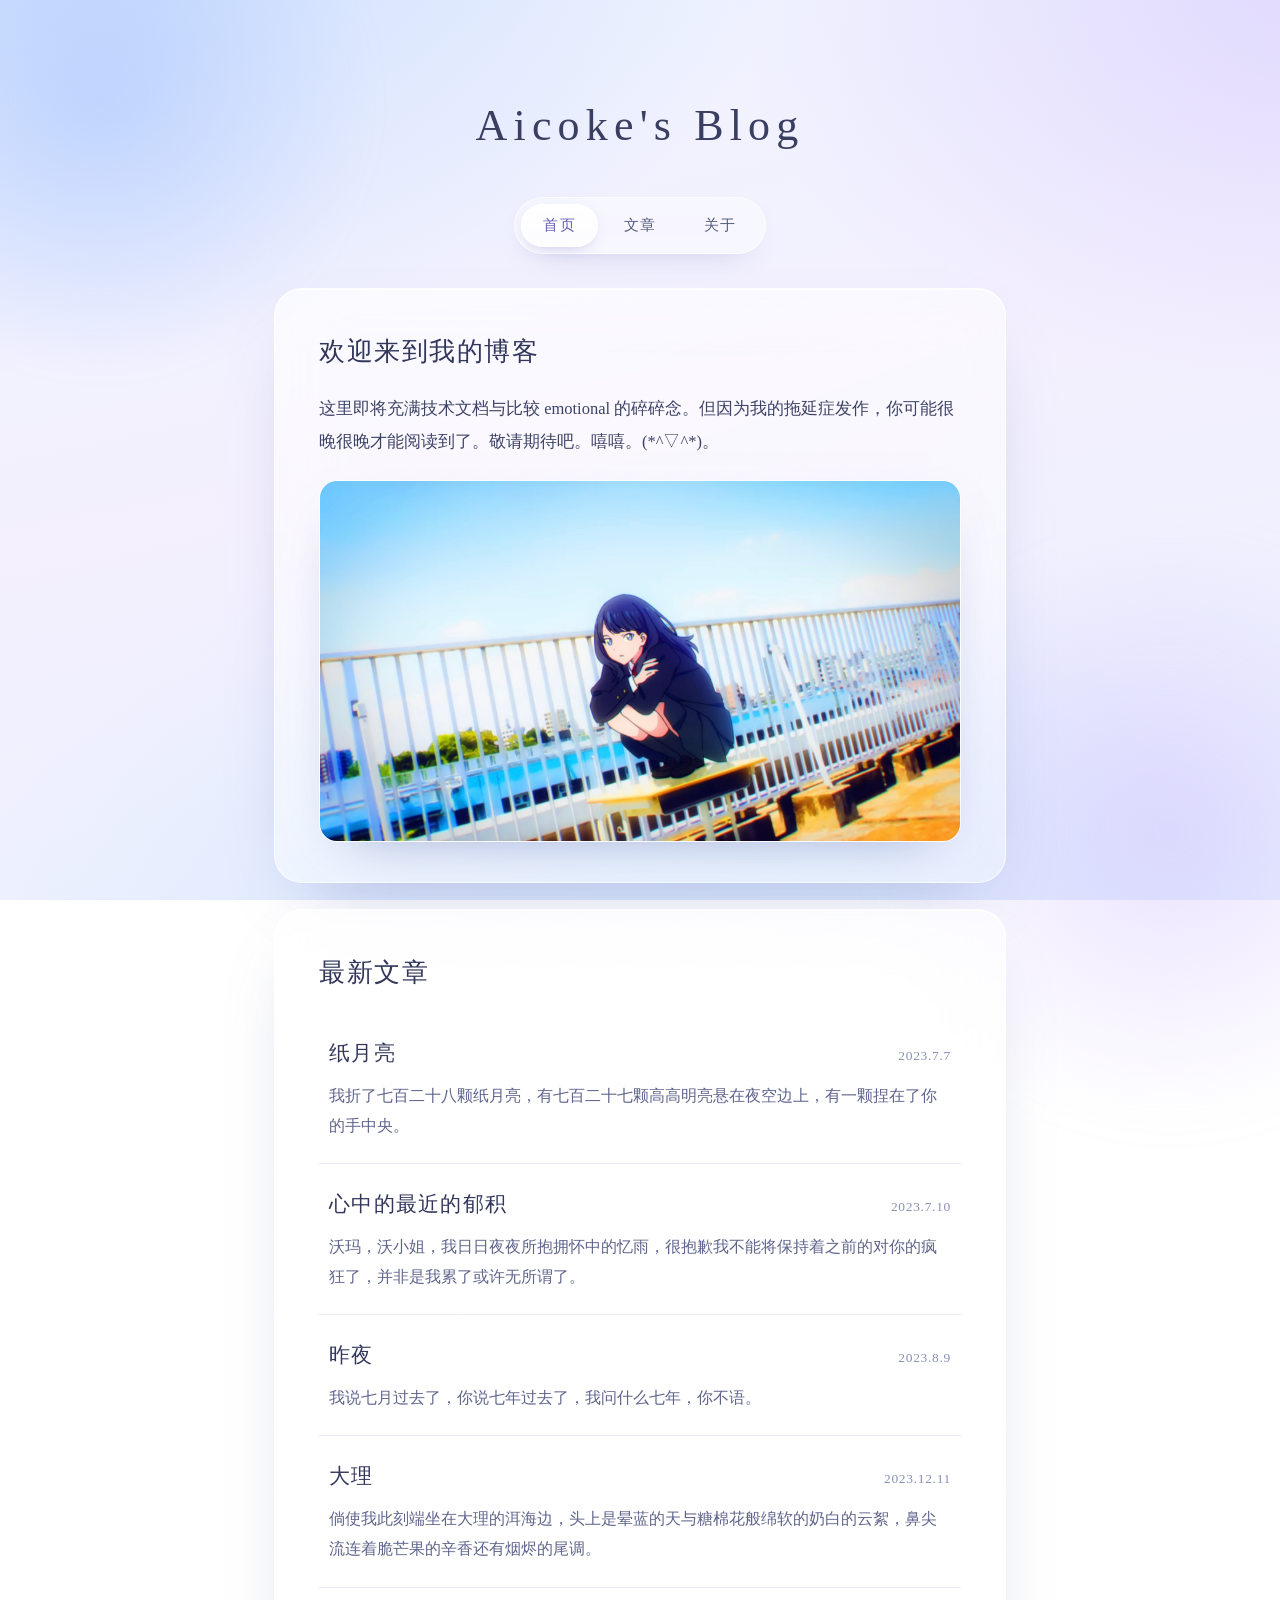
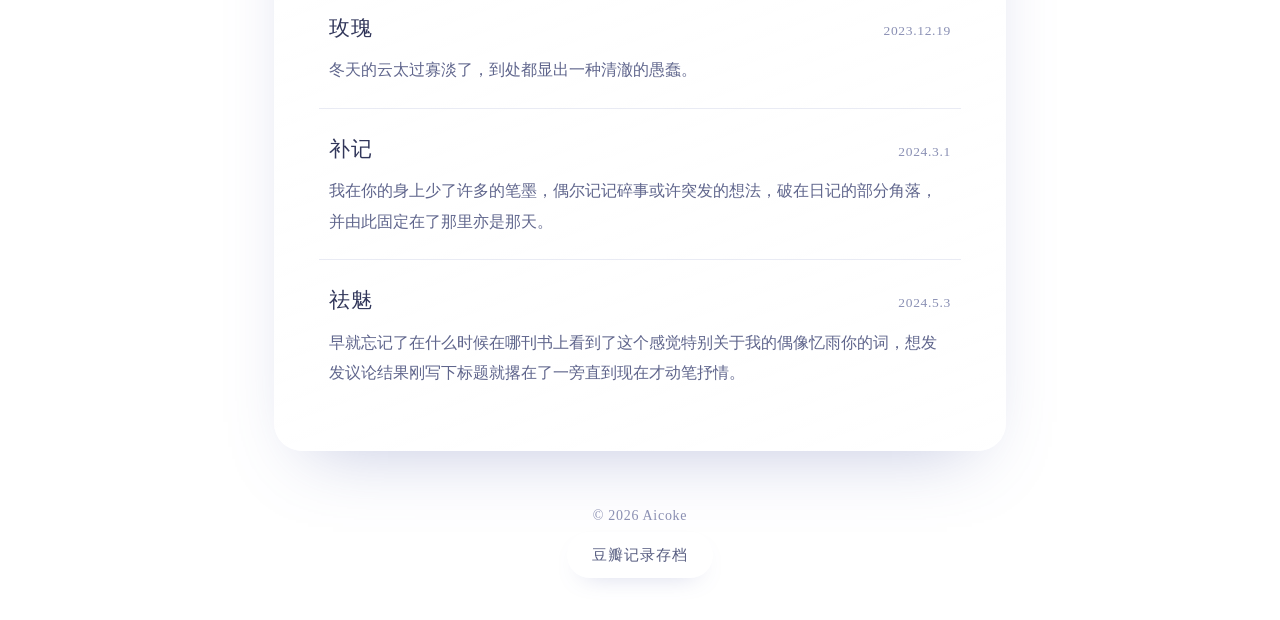
<file: index.html>
<!DOCTYPE html>
<html lang="zh-CN">
<head>
    <meta charset="UTF-8">
    <meta name="viewport" content="width=device-width, initial-scale=1.0">
    <title>首页 · Aicoke 的博客</title>
    <link rel="stylesheet" href="css/styles.css">
    <link rel="stylesheet" href="css/responsive.css">
</head>
<body>
    <header class="header">
        <h1 class="title">Aicoke's Blog</h1>
    </header>

    <nav class="navbar">
        <a href="index.html" class="nav-btn">首页</a>
        <a href="articles.html" class="nav-btn">文章</a>
        <a href="about.html" class="nav-btn">关于</a>
    </nav>
    <section class="content">
        <article class="post">
            <h2>欢迎来到我的博客</h2>
            <p>这里即将充满技术文档与比较 emotional 的碎碎念。但因为我的拖延症发作，你可能很晚很晚才能阅读到了。敬请期待吧。嘻嘻。(*^▽^*)。</p>
            <img src="images/IMG_1466.JPG" alt="博客图片" class="post-image">
        </article>

        <article class="post">
            <h2 class="section-title">最新文章</h2>
            <ul class="post-list">
                <li class="post-item">
                    <a class="post-link" href="posts/zhiyueliang.html">
                        <span class="post-item-head"><span class="post-item-title">纸月亮</span><span class="post-item-date">2023.7.7</span></span>
                        <span class="post-item-desc">我折了七百二十八颗纸月亮，有七百二十七颗高高明亮悬在夜空边上，有一颗捏在了你的手中央。</span>
                    </a>
                </li>
                <li class="post-item">
                    <a class="post-link" href="posts/yuji.html">
                        <span class="post-item-head"><span class="post-item-title">心中的最近的郁积</span><span class="post-item-date">2023.7.10</span></span>
                        <span class="post-item-desc">沃玛，沃小姐，我日日夜夜所抱拥怀中的忆雨，很抱歉我不能将保持着之前的对你的疯狂了，并非是我累了或许无所谓了。</span>
                    </a>
                </li>
                <li class="post-item">
                    <a class="post-link" href="posts/zuoye.html">
                        <span class="post-item-head"><span class="post-item-title">昨夜</span><span class="post-item-date">2023.8.9</span></span>
                        <span class="post-item-desc">我说七月过去了，你说七年过去了，我问什么七年，你不语。</span>
                    </a>
                </li>
                <li class="post-item">
                    <a class="post-link" href="posts/dali.html">
                        <span class="post-item-head"><span class="post-item-title">大理</span><span class="post-item-date">2023.12.11</span></span>
                        <span class="post-item-desc">倘使我此刻端坐在大理的洱海边，头上是晕蓝的天与糖棉花般绵软的奶白的云絮，鼻尖流连着脆芒果的辛香还有烟烬的尾调。</span>
                    </a>
                </li>
                <li class="post-item">
                    <a class="post-link" href="posts/meigui.html">
                        <span class="post-item-head"><span class="post-item-title">玫瑰</span><span class="post-item-date">2023.12.19</span></span>
                        <span class="post-item-desc">冬天的云太过寡淡了，到处都显出一种清澈的愚蠢。</span>
                    </a>
                </li>
                <li class="post-item">
                    <a class="post-link" href="posts/buji.html">
                        <span class="post-item-head"><span class="post-item-title">补记</span><span class="post-item-date">2024.3.1</span></span>
                        <span class="post-item-desc">我在你的身上少了许多的笔墨，偶尔记记碎事或许突发的想法，破在日记的部分角落，并由此固定在了那里亦是那天。</span>
                    </a>
                </li>
                <li class="post-item">
                    <a class="post-link" href="posts/quemei.html">
                        <span class="post-item-head"><span class="post-item-title">祛魅</span><span class="post-item-date">2024.5.3</span></span>
                        <span class="post-item-desc">早就忘记了在什么时候在哪刊书上看到了这个感觉特别关于我的偶像忆雨你的词，想发发议论结果刚写下标题就撂在了一旁直到现在才动笔抒情。</span>
                    </a>
                </li>
            </ul>
        </article>
    </section>

    <footer class="footer">
        <p>&copy; 2026 Aicoke</p>
        <p class="footer-links">
            <a class="footer-btn" href="https://acck-k.github.io/aicoke_db_backup/" target="_blank" rel="noopener">豆瓣记录存档</a>
        </p>
    </footer>

    <script src="js/main.js"></script>
</body>
</html>
</file>
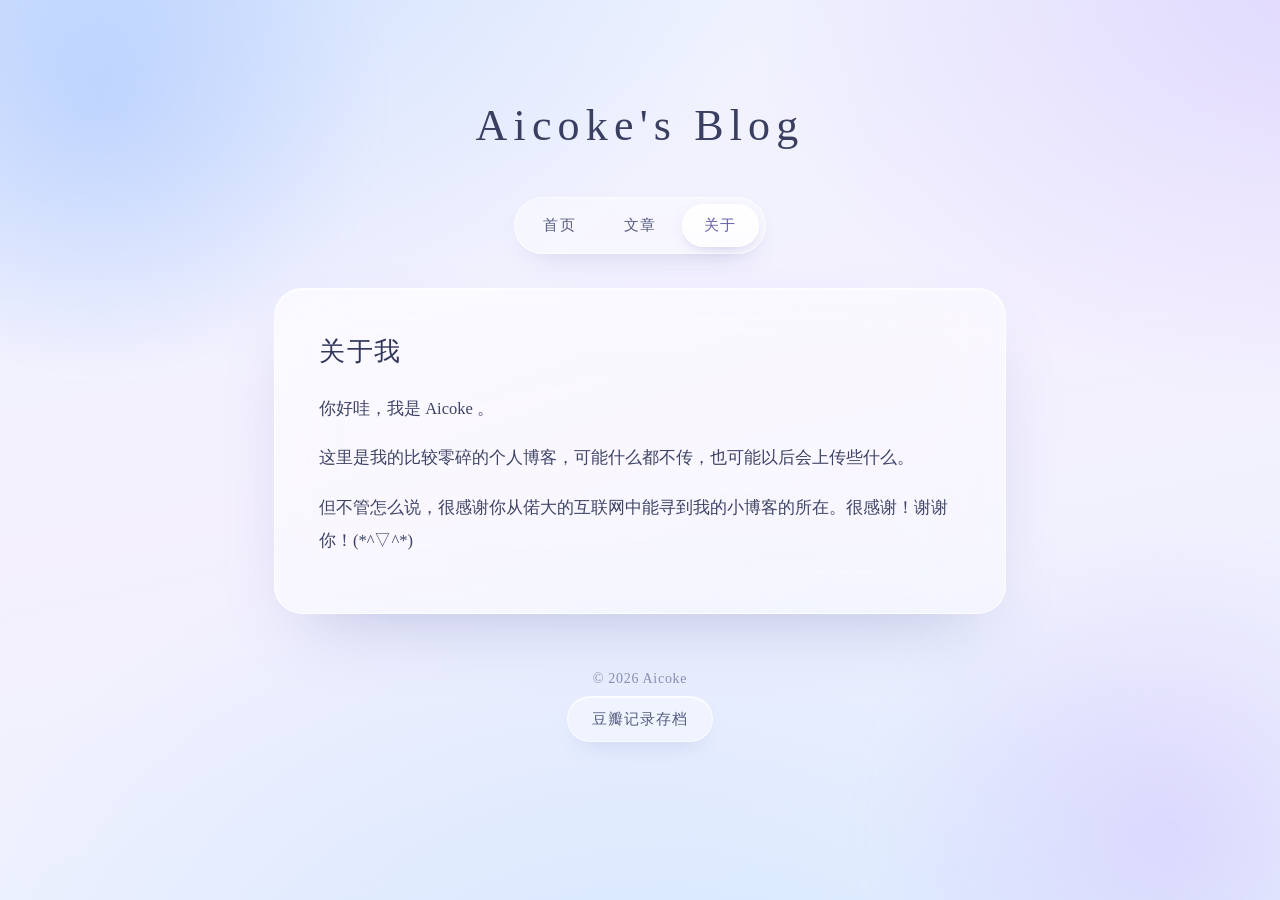
<file: about.html>
<!DOCTYPE html>
<html lang="zh-CN">
<head>
    <meta charset="UTF-8">
    <meta name="viewport" content="width=device-width, initial-scale=1.0">
    <title>关于 · Aicoke 的博客</title>
    <link rel="stylesheet" href="css/styles.css">
    <link rel="stylesheet" href="css/responsive.css">
</head>
<body>
    <header class="header">
        <h1 class="title">Aicoke's Blog</h1>
    </header>

    <nav class="navbar">
        <a href="index.html" class="nav-btn">首页</a>
        <a href="articles.html" class="nav-btn">文章</a>
        <a href="about.html" class="nav-btn">关于</a>
    </nav>
    <section class="content">
        <article class="post">
            <h2>关于我</h2>
            <p>你好哇，我是 Aicoke 。</p>
            <p>这里是我的比较零碎的个人博客，可能什么都不传，也可能以后会上传些什么。</p>
            <p>但不管怎么说，很感谢你从偌大的互联网中能寻到我的小博客的所在。很感谢！谢谢你！(*^▽^*)</p>
        </article>
    </section>

    <footer class="footer">
        <p>&copy; 2026 Aicoke</p>
        <p class="footer-links">
            <a class="footer-btn" href="https://acck-k.github.io/aicoke_db_backup/" target="_blank" rel="noopener">豆瓣记录存档</a>
        </p>
    </footer>

    <script src="js/main.js"></script>
</body>
</html>
</file>
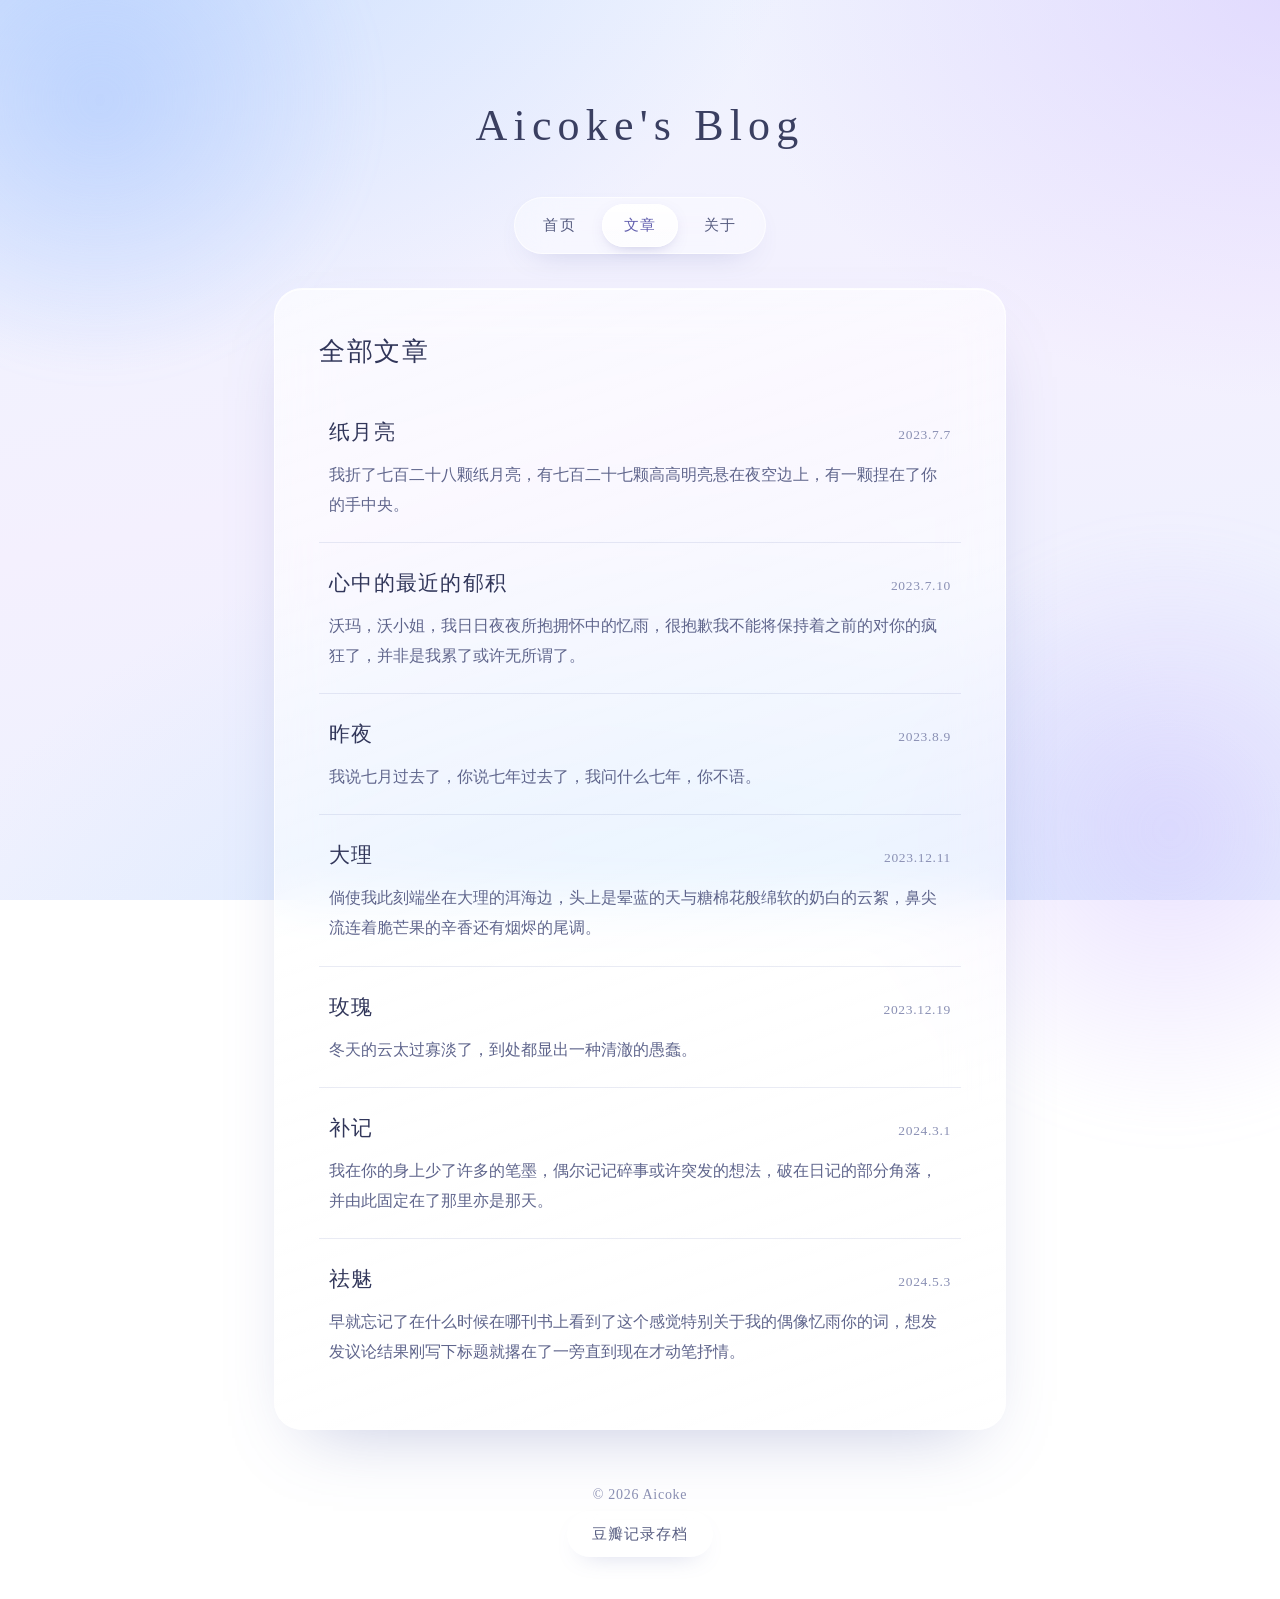
<file: articles.html>
<!DOCTYPE html>
<html lang="zh-CN">
<head>
    <meta charset="UTF-8">
    <meta name="viewport" content="width=device-width, initial-scale=1.0">
    <title>文章 · Aicoke 的博客</title>
    <link rel="stylesheet" href="css/styles.css">
    <link rel="stylesheet" href="css/responsive.css">
</head>
<body>
    <header class="header">
        <h1 class="title">Aicoke's Blog</h1>
    </header>

    <nav class="navbar">
        <a href="index.html" class="nav-btn">首页</a>
        <a href="articles.html" class="nav-btn">文章</a>
        <a href="about.html" class="nav-btn">关于</a>
    </nav>
    <section class="content">
        <article class="post">
            <h2 class="section-title">全部文章</h2>
            <ul class="post-list">
                <li class="post-item">
                    <a class="post-link" href="posts/zhiyueliang.html">
                        <span class="post-item-head"><span class="post-item-title">纸月亮</span><span class="post-item-date">2023.7.7</span></span>
                        <span class="post-item-desc">我折了七百二十八颗纸月亮，有七百二十七颗高高明亮悬在夜空边上，有一颗捏在了你的手中央。</span>
                    </a>
                </li>
                <li class="post-item">
                    <a class="post-link" href="posts/yuji.html">
                        <span class="post-item-head"><span class="post-item-title">心中的最近的郁积</span><span class="post-item-date">2023.7.10</span></span>
                        <span class="post-item-desc">沃玛，沃小姐，我日日夜夜所抱拥怀中的忆雨，很抱歉我不能将保持着之前的对你的疯狂了，并非是我累了或许无所谓了。</span>
                    </a>
                </li>
                <li class="post-item">
                    <a class="post-link" href="posts/zuoye.html">
                        <span class="post-item-head"><span class="post-item-title">昨夜</span><span class="post-item-date">2023.8.9</span></span>
                        <span class="post-item-desc">我说七月过去了，你说七年过去了，我问什么七年，你不语。</span>
                    </a>
                </li>
                <li class="post-item">
                    <a class="post-link" href="posts/dali.html">
                        <span class="post-item-head"><span class="post-item-title">大理</span><span class="post-item-date">2023.12.11</span></span>
                        <span class="post-item-desc">倘使我此刻端坐在大理的洱海边，头上是晕蓝的天与糖棉花般绵软的奶白的云絮，鼻尖流连着脆芒果的辛香还有烟烬的尾调。</span>
                    </a>
                </li>
                <li class="post-item">
                    <a class="post-link" href="posts/meigui.html">
                        <span class="post-item-head"><span class="post-item-title">玫瑰</span><span class="post-item-date">2023.12.19</span></span>
                        <span class="post-item-desc">冬天的云太过寡淡了，到处都显出一种清澈的愚蠢。</span>
                    </a>
                </li>
                <li class="post-item">
                    <a class="post-link" href="posts/buji.html">
                        <span class="post-item-head"><span class="post-item-title">补记</span><span class="post-item-date">2024.3.1</span></span>
                        <span class="post-item-desc">我在你的身上少了许多的笔墨，偶尔记记碎事或许突发的想法，破在日记的部分角落，并由此固定在了那里亦是那天。</span>
                    </a>
                </li>
                <li class="post-item">
                    <a class="post-link" href="posts/quemei.html">
                        <span class="post-item-head"><span class="post-item-title">祛魅</span><span class="post-item-date">2024.5.3</span></span>
                        <span class="post-item-desc">早就忘记了在什么时候在哪刊书上看到了这个感觉特别关于我的偶像忆雨你的词，想发发议论结果刚写下标题就撂在了一旁直到现在才动笔抒情。</span>
                    </a>
                </li>
            </ul>
        </article>
    </section>

    <footer class="footer">
        <p>&copy; 2026 Aicoke</p>
        <p class="footer-links">
            <a class="footer-btn" href="https://acck-k.github.io/aicoke_db_backup/" target="_blank" rel="noopener">豆瓣记录存档</a>
        </p>
    </footer>

    <script src="js/main.js"></script>
</body>
</html>
</file>
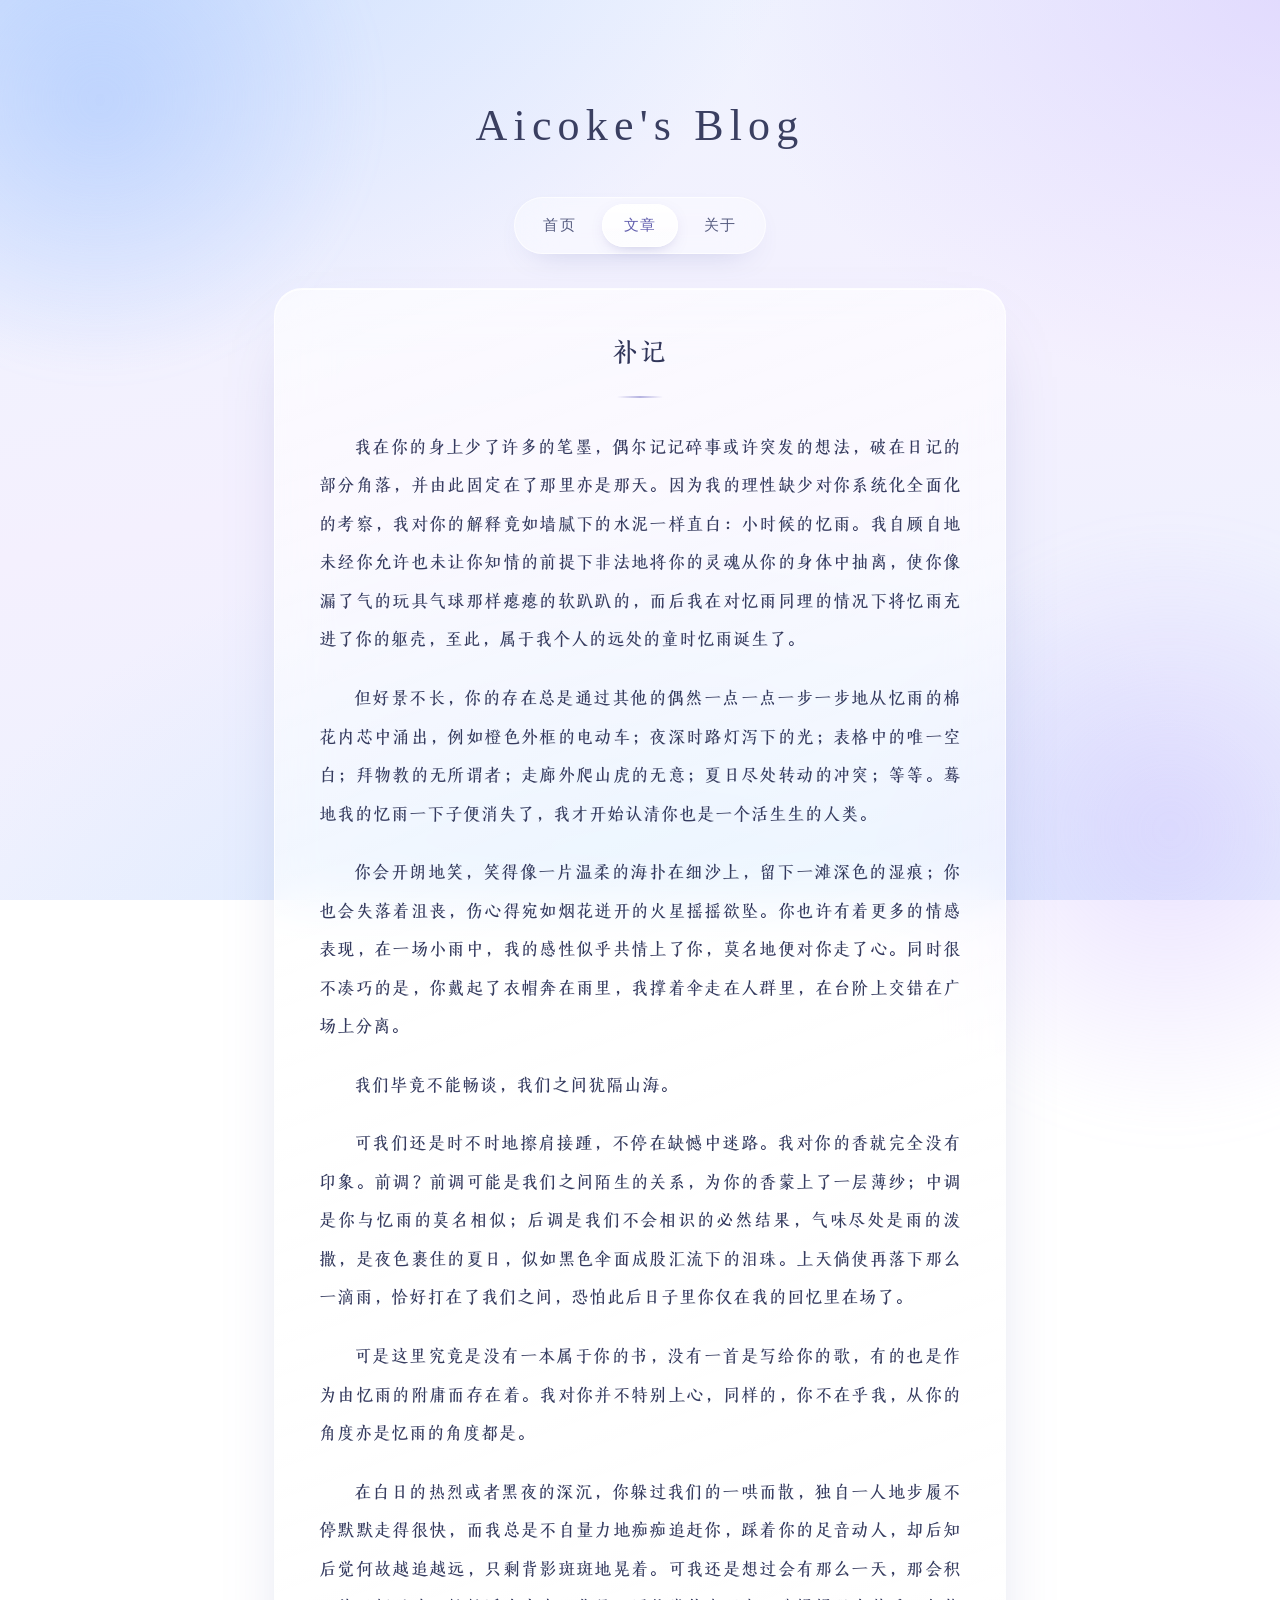
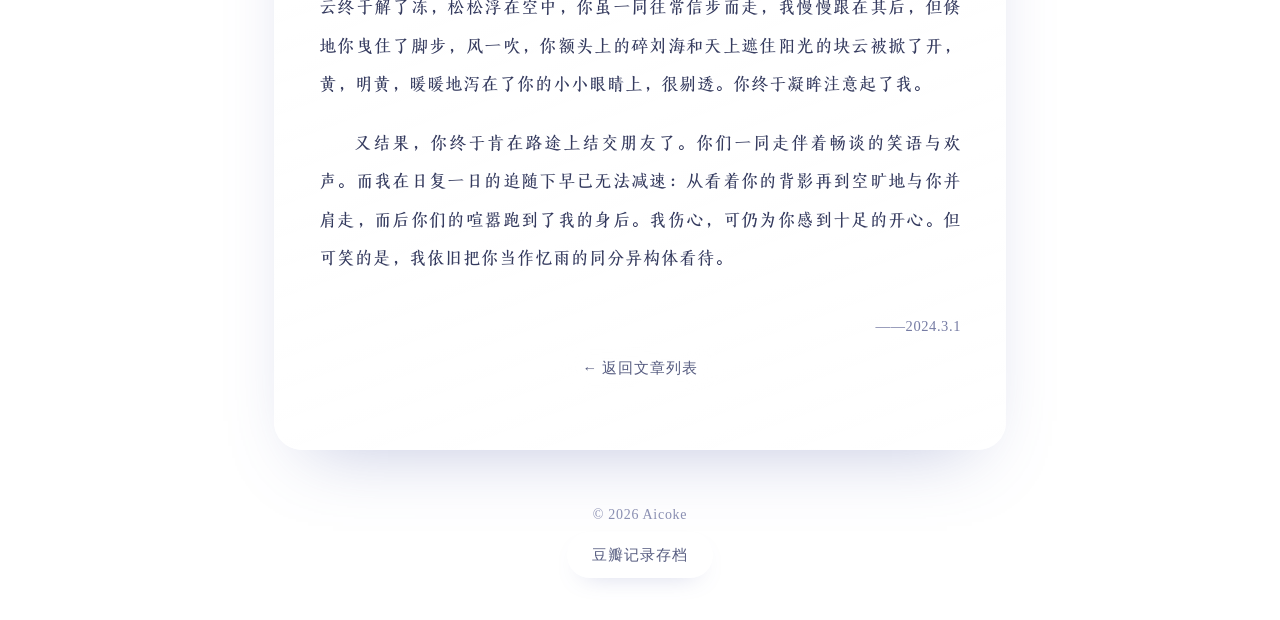
<file: posts/buji.html>
<!DOCTYPE html>
<html lang="zh-CN">
<head>
    <meta charset="UTF-8">
    <meta name="viewport" content="width=device-width, initial-scale=1.0">
    <title>补记 · Aicoke 的博客</title>
    <link rel="stylesheet" href="../css/styles.css">
    <link rel="stylesheet" href="../css/responsive.css">
</head>
<body>
    <header class="header">
        <h1 class="title">Aicoke's Blog</h1>
    </header>

    <nav class="navbar">
        <a href="../index.html" class="nav-btn">首页</a>
        <a href="../articles.html" class="nav-btn">文章</a>
        <a href="../about.html" class="nav-btn">关于</a>
    </nav>
    <section class="content">
        <article class="post article">
            <h2 class="article-title">补记</h2>

            <div class="article-body">
                <p>我在你的身上少了许多的笔墨，偶尔记记碎事或许突发的想法，破在日记的部分角落，并由此固定在了那里亦是那天。因为我的理性缺少对你系统化全面化的考察，我对你的解释竟如墙腻下的水泥一样直白：小时候的忆雨。我自顾自地未经你允许也未让你知情的前提下非法地将你的灵魂从你的身体中抽离，使你像漏了气的玩具气球那样瘪瘪的软趴趴的，而后我在对忆雨同理的情况下将忆雨充进了你的躯壳，至此，属于我个人的远处的童时忆雨诞生了。</p>
                <p>但好景不长，你的存在总是通过其他的偶然一点一点一步一步地从忆雨的棉花内芯中涌出，例如橙色外框的电动车；夜深时路灯泻下的光；表格中的唯一空白；拜物教的无所谓者；走廊外爬山虎的无意；夏日尽处转动的冲突；等等。蓦地我的忆雨一下子便消失了，我才开始认清你也是一个活生生的人类。</p>
                <p>你会开朗地笑，笑得像一片温柔的海扑在细沙上，留下一滩深色的湿痕；你也会失落着沮丧，伤心得宛如烟花迸开的火星摇摇欲坠。你也许有着更多的情感表现，在一场小雨中，我的感性似乎共情上了你，莫名地便对你走了心。同时很不凑巧的是，你戴起了衣帽奔在雨里，我撑着伞走在人群里，在台阶上交错在广场上分离。</p>
                <p>我们毕竟不能畅谈，我们之间犹隔山海。</p>
                <p>可我们还是时不时地擦肩接踵，不停在缺憾中迷路。我对你的香就完全没有印象。前调？前调可能是我们之间陌生的关系，为你的香蒙上了一层薄纱；中调是你与忆雨的莫名相似；后调是我们不会相识的必然结果，气味尽处是雨的泼撒，是夜色裹住的夏日，似如黑色伞面成股汇流下的泪珠。上天倘使再落下那么一滴雨，恰好打在了我们之间，恐怕此后日子里你仅在我的回忆里在场了。</p>
                <p>可是这里究竟是没有一本属于你的书，没有一首是写给你的歌，有的也是作为由忆雨的附庸而存在着。我对你并不特别上心，同样的，你不在乎我，从你的角度亦是忆雨的角度都是。</p>
                <p>在白日的热烈或者黑夜的深沉，你躲过我们的一哄而散，独自一人地步履不停默默走得很快，而我总是不自量力地痴痴追赶你，踩着你的足音动人，却后知后觉何故越追越远，只剩背影斑斑地晃着。可我还是想过会有那么一天，那会积云终于解了冻，松松浮在空中，你虽一同往常信步而走，我慢慢跟在其后，但倏地你曳住了脚步，风一吹，你额头上的碎刘海和天上遮住阳光的块云被掀了开，黄，明黄，暖暖地泻在了你的小小眼睛上，很剔透。你终于凝眸注意起了我。</p>
                <p>又结果，你终于肯在路途上结交朋友了。你们一同走伴着畅谈的笑语与欢声。而我在日复一日的追随下早已无法减速：从看着你的背影再到空旷地与你并肩走，而后你们的喧嚣跑到了我的身后。我伤心，可仍为你感到十足的开心。但可笑的是，我依旧把你当作忆雨的同分异构体看待。</p>
                <div class="article-ends">
                <p>——2024.3.1</p>
                </div>
            </div>

            <p class="article-back"><a href="../articles.html">&larr; 返回文章列表</a></p>
        </article>
    </section>

    <footer class="footer">
        <p>&copy; 2026 Aicoke</p>
        <p class="footer-links">
            <a class="footer-btn" href="https://acck-k.github.io/aicoke_db_backup/" target="_blank" rel="noopener">豆瓣记录存档</a>
        </p>
    </footer>

    <script src="../js/main.js"></script>
</body>
</html>
</file>
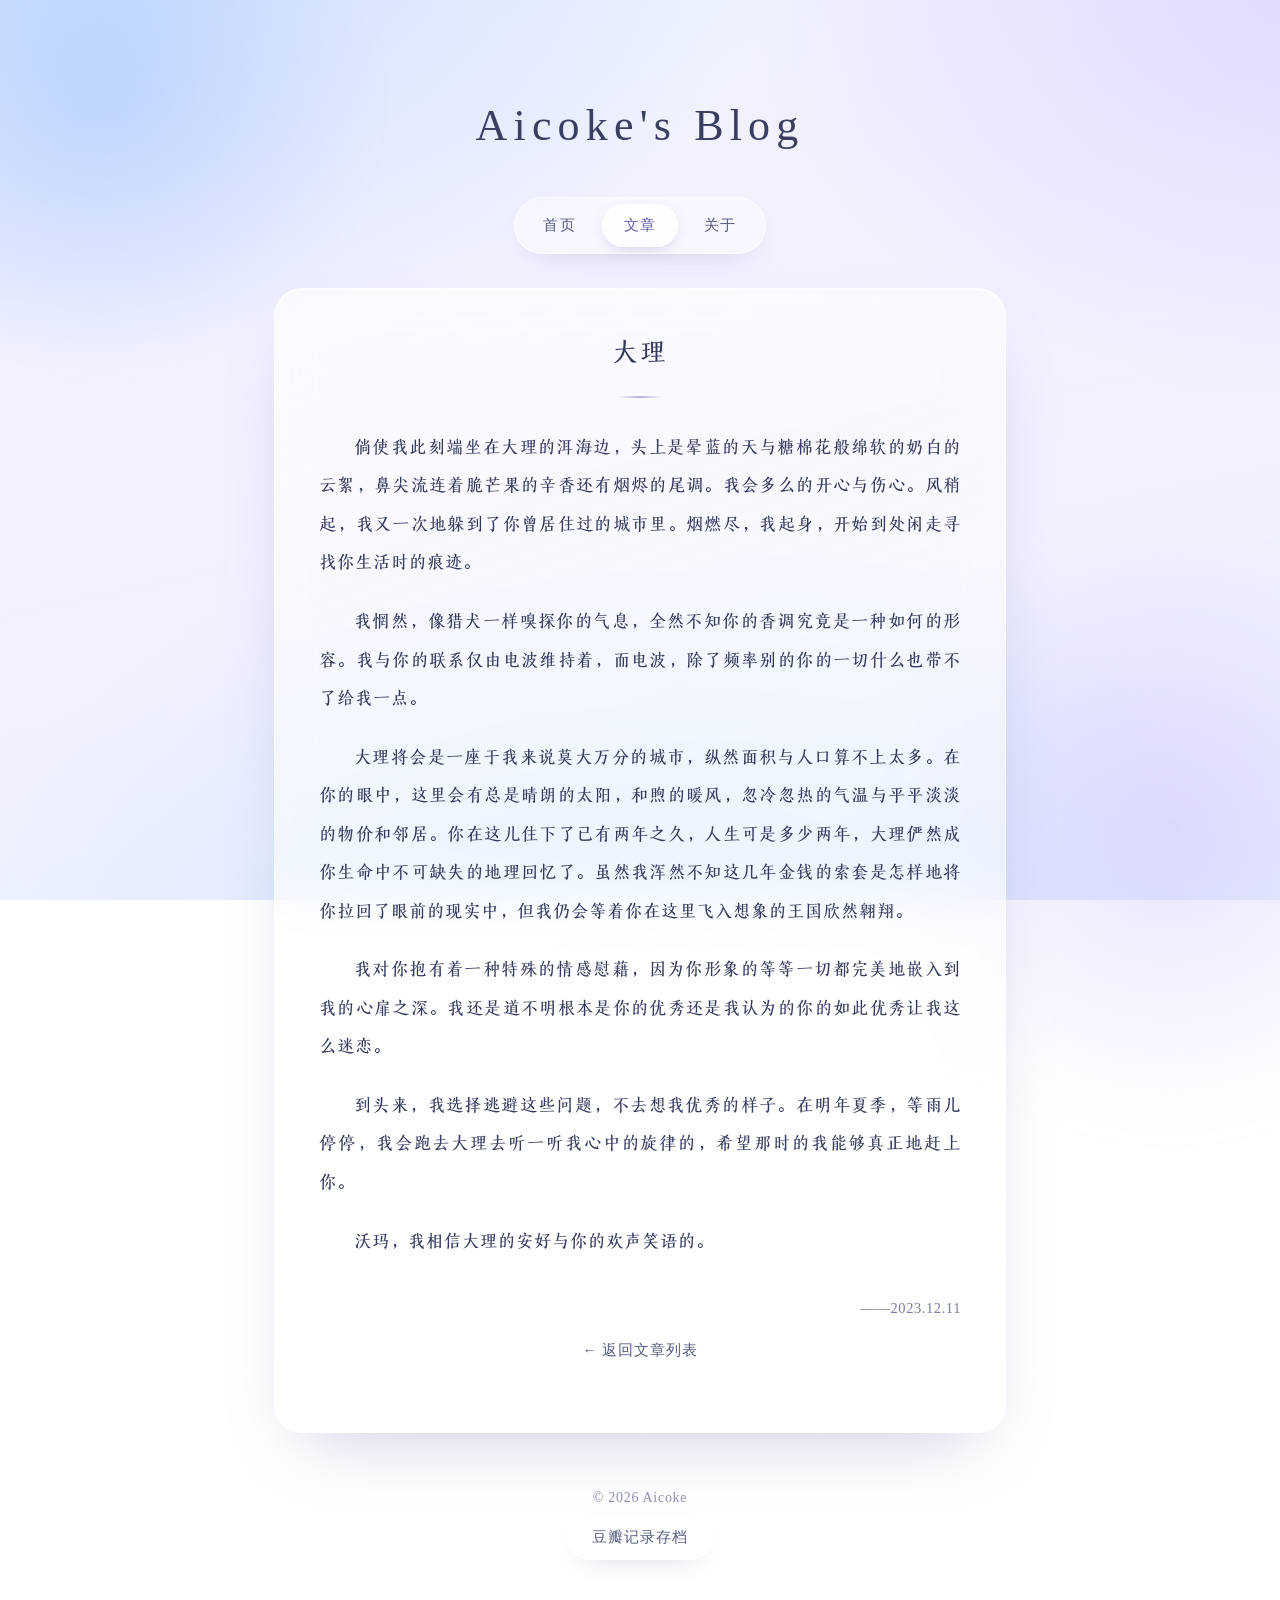
<file: posts/dali.html>
<!DOCTYPE html>
<html lang="zh-CN">
<head>
    <meta charset="UTF-8">
    <meta name="viewport" content="width=device-width, initial-scale=1.0">
    <title>大理 · Aicoke 的博客</title>
    <link rel="stylesheet" href="../css/styles.css">
    <link rel="stylesheet" href="../css/responsive.css">
</head>
<body>
    <header class="header">
        <h1 class="title">Aicoke's Blog</h1>
    </header>

    <nav class="navbar">
        <a href="../index.html" class="nav-btn">首页</a>
        <a href="../articles.html" class="nav-btn">文章</a>
        <a href="../about.html" class="nav-btn">关于</a>
    </nav>
    <section class="content">
        <article class="post article">
            <h2 class="article-title">大理</h2>

            <div class="article-body">
                <p>倘使我此刻端坐在大理的洱海边，头上是晕蓝的天与糖棉花般绵软的奶白的云絮，鼻尖流连着脆芒果的辛香还有烟烬的尾调。我会多么的开心与伤心。风稍起，我又一次地躲到了你曾居住过的城市里。烟燃尽，我起身，开始到处闲走寻找你生活时的痕迹。</p>
                <p>我惘然，像猎犬一样嗅探你的气息，全然不知你的香调究竟是一种如何的形容。我与你的联系仅由电波维持着，而电波，除了频率别的你的一切什么也带不了给我一点。</p>
                <p>大理将会是一座于我来说莫大万分的城市，纵然面积与人口算不上太多。在你的眼中，这里会有总是晴朗的太阳，和煦的暖风，忽冷忽热的气温与平平淡淡的物价和邻居。你在这儿住下了已有两年之久，人生可是多少两年，大理俨然成你生命中不可缺失的地理回忆了。虽然我浑然不知这几年金钱的索套是怎样地将你拉回了眼前的现实中，但我仍会等着你在这里飞入想象的王国欣然翱翔。</p>
                <p>我对你抱有着一种特殊的情感慰藉，因为你形象的等等一切都完美地嵌入到我的心扉之深。我还是道不明根本是你的优秀还是我认为的你的如此优秀让我这么迷恋。</p>
                <p>到头来，我选择逃避这些问题，不去想我优秀的样子。在明年夏季，等雨儿停停，我会跑去大理去听一听我心中的旋律的，希望那时的我能够真正地赶上你。</p>
                <p>沃玛，我相信大理的安好与你的欢声笑语的。</p>
                <div class="article-ends">
                <p>——2023.12.11</p>
                </div>
            </div>

            <p class="article-back"><a href="../articles.html">&larr; 返回文章列表</a></p>
        </article>
    </section>

    <footer class="footer">
        <p>&copy; 2026 Aicoke</p>
        <p class="footer-links">
            <a class="footer-btn" href="https://acck-k.github.io/aicoke_db_backup/" target="_blank" rel="noopener">豆瓣记录存档</a>
        </p>
    </footer>

    <script src="../js/main.js"></script>
</body>
</html>
</file>
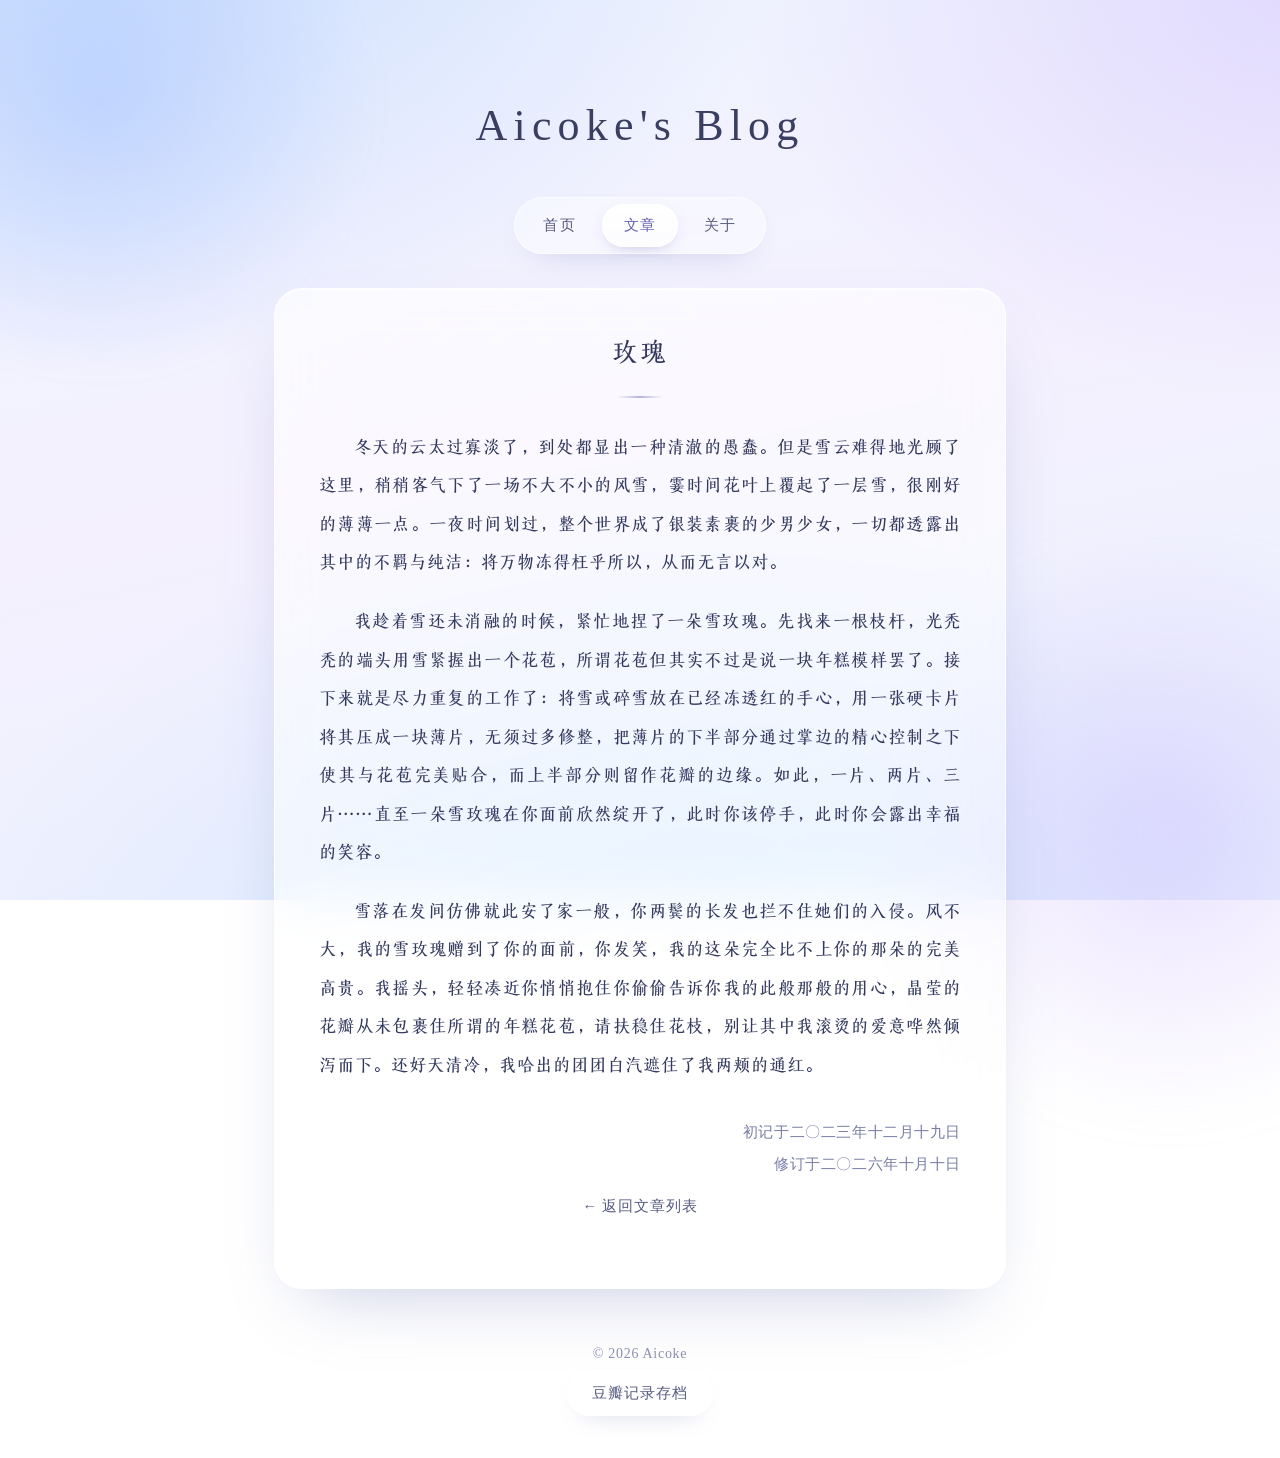
<file: posts/meigui.html>
<!DOCTYPE html>
<html lang="zh-CN">
<head>
    <meta charset="UTF-8">
    <meta name="viewport" content="width=device-width, initial-scale=1.0">
    <title>玫瑰 · Aicoke 的博客</title>
    <link rel="stylesheet" href="../css/styles.css">
    <link rel="stylesheet" href="../css/responsive.css">
</head>
<body>
    <header class="header">
        <h1 class="title">Aicoke's Blog</h1>
    </header>

    <nav class="navbar">
        <a href="../index.html" class="nav-btn">首页</a>
        <a href="../articles.html" class="nav-btn">文章</a>
        <a href="../about.html" class="nav-btn">关于</a>
    </nav>
    <section class="content">
        <article class="post article">
            <h2 class="article-title">玫瑰</h2>

            <div class="article-body">
                <p>冬天的云太过寡淡了，到处都显出一种清澈的愚蠢。但是雪云难得地光顾了这里，稍稍客气下了一场不大不小的风雪，霎时间花叶上覆起了一层雪，很刚好的薄薄一点。一夜时间划过，整个世界成了银装素裹的少男少女，一切都透露出其中的不羁与纯洁：将万物冻得枉乎所以，从而无言以对。</p>
                <p>我趁着雪还未消融的时候，紧忙地捏了一朵雪玫瑰。先找来一根枝杆，光秃秃的端头用雪紧握出一个花苞，所谓花苞但其实不过是说一块年糕模样罢了。接下来就是尽力重复的工作了：将雪或碎雪放在已经冻透红的手心，用一张硬卡片将其压成一块薄片，无须过多修整，把薄片的下半部分通过掌边的精心控制之下使其与花苞完美贴合，而上半部分则留作花瓣的边缘。如此，一片、两片、三片……直至一朵雪玫瑰在你面前欣然绽开了，此时你该停手，此时你会露出幸福的笑容。</p>
                <p>雪落在发间仿佛就此安了家一般，你两鬓的长发也拦不住她们的入侵。风不大，我的雪玫瑰赠到了你的面前，你发笑，我的这朵完全比不上你的那朵的完美高贵。我摇头，轻轻凑近你悄悄抱住你偷偷告诉你我的此般那般的用心，晶莹的花瓣从未包裹住所谓的年糕花苞，请扶稳住花枝，别让其中我滚烫的爱意哗然倾泻而下。还好天清冷，我哈出的团团白汽遮住了我两颊的通红。</p>
                <div class="article-ends">
                <p>初记于二〇二三年十二月十九日</p>
                <p>修订于二〇二六年十月十日</p>
                </div>
            </div>

            <p class="article-back"><a href="../articles.html">&larr; 返回文章列表</a></p>
        </article>
    </section>

    <footer class="footer">
        <p>&copy; 2026 Aicoke</p>
        <p class="footer-links">
            <a class="footer-btn" href="https://acck-k.github.io/aicoke_db_backup/" target="_blank" rel="noopener">豆瓣记录存档</a>
        </p>
    </footer>

    <script src="../js/main.js"></script>
</body>
</html>
</file>
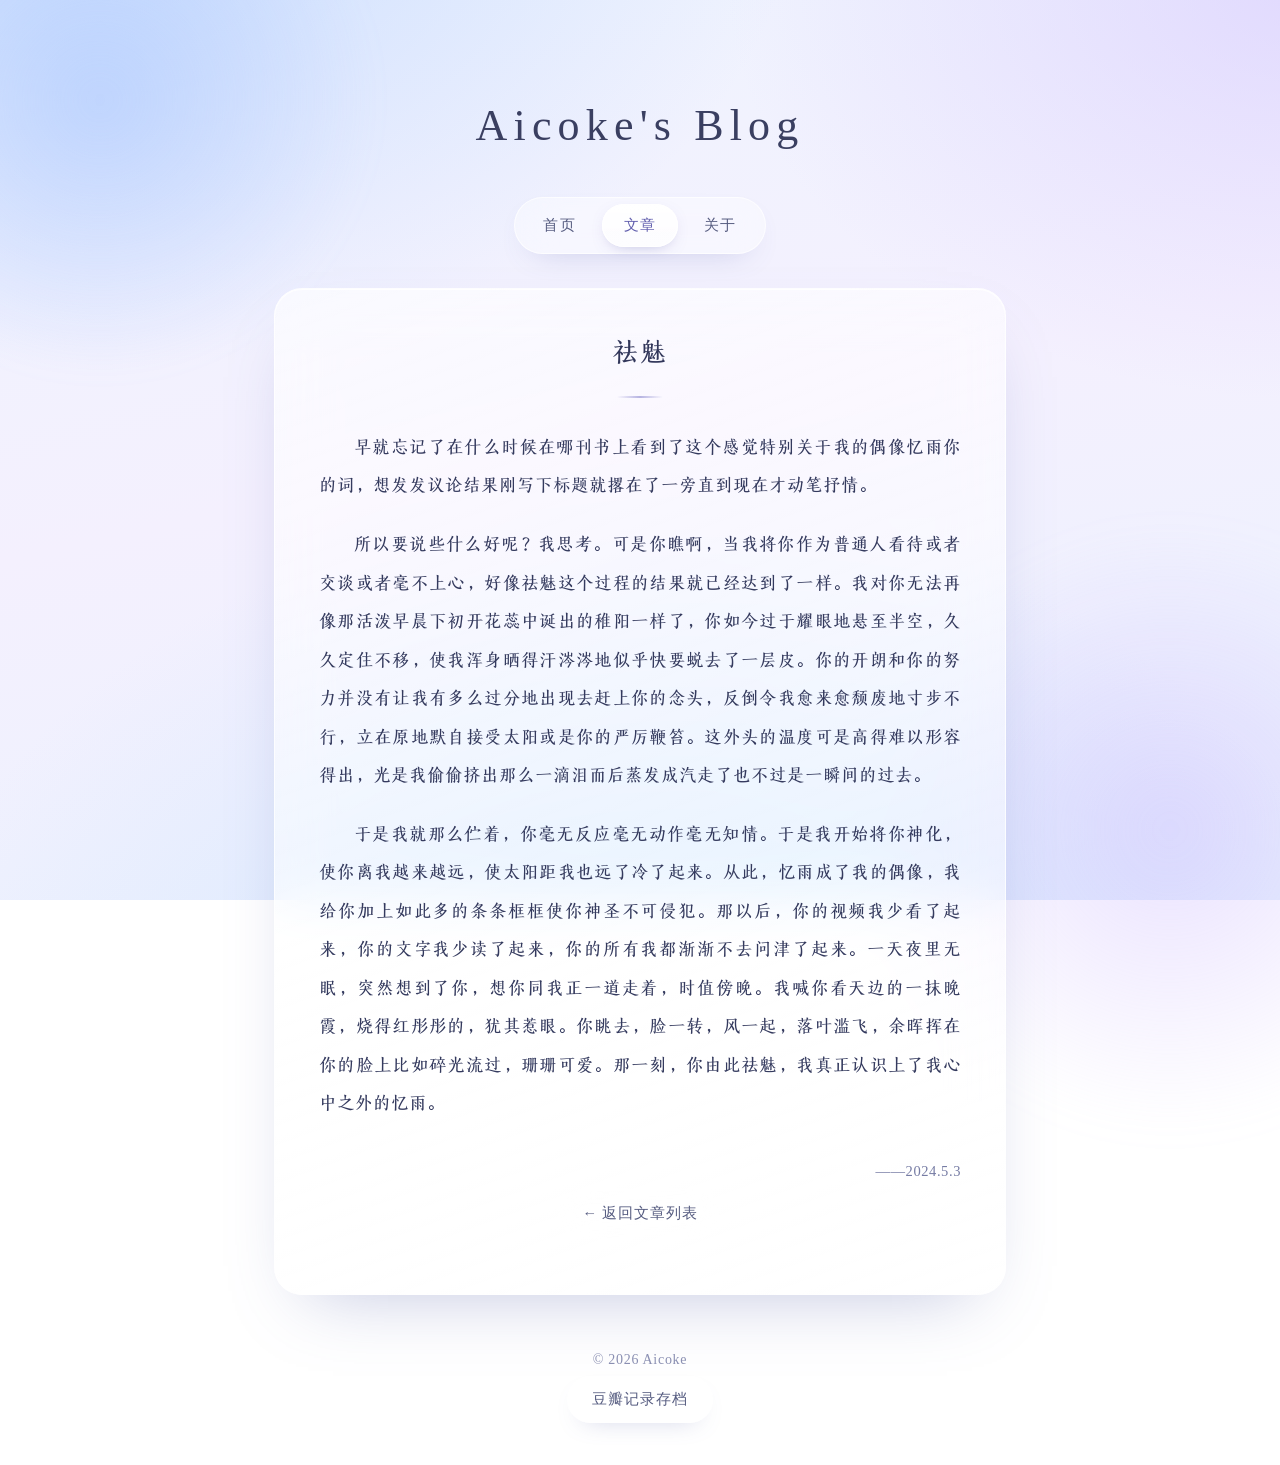
<file: posts/quemei.html>
<!DOCTYPE html>
<html lang="zh-CN">
<head>
    <meta charset="UTF-8">
    <meta name="viewport" content="width=device-width, initial-scale=1.0">
    <title>祛魅 · Aicoke 的博客</title>
    <link rel="stylesheet" href="../css/styles.css">
    <link rel="stylesheet" href="../css/responsive.css">
</head>
<body>
    <header class="header">
        <h1 class="title">Aicoke's Blog</h1>
    </header>

    <nav class="navbar">
        <a href="../index.html" class="nav-btn">首页</a>
        <a href="../articles.html" class="nav-btn">文章</a>
        <a href="../about.html" class="nav-btn">关于</a>
    </nav>
    <section class="content">
        <article class="post article">
            <h2 class="article-title">祛魅</h2>

            <div class="article-body">
                <p>早就忘记了在什么时候在哪刊书上看到了这个感觉特别关于我的偶像忆雨你的词，想发发议论结果刚写下标题就撂在了一旁直到现在才动笔抒情。</p>
                <p>所以要说些什么好呢？我思考。可是你瞧啊，当我将你作为普通人看待或者交谈或者毫不上心，好像祛魅这个过程的结果就已经达到了一样。我对你无法再像那活泼早晨下初开花蕊中诞出的稚阳一样了，你如今过于耀眼地悬至半空，久久定住不移，使我浑身晒得汗涔涔地似乎快要蜕去了一层皮。你的开朗和你的努力并没有让我有多么过分地出现去赶上你的念头，反倒令我愈来愈颓废地寸步不行，立在原地默自接受太阳或是你的严厉鞭笞。这外头的温度可是高得难以形容得出，光是我偷偷挤出那么一滴泪而后蒸发成汽走了也不过是一瞬间的过去。</p>
                <p>于是我就那么伫着，你毫无反应毫无动作毫无知情。于是我开始将你神化，使你离我越来越远，使太阳距我也远了冷了起来。从此，忆雨成了我的偶像，我给你加上如此多的条条框框使你神圣不可侵犯。那以后，你的视频我少看了起来，你的文字我少读了起来，你的所有我都渐渐不去问津了起来。一天夜里无眠，突然想到了你，想你同我正一道走着，时值傍晚。我喊你看天边的一抹晚霞，烧得红彤彤的，犹其惹眼。你眺去，脸一转，风一起，落叶滥飞，余晖挥在你的脸上比如碎光流过，珊珊可爱。那一刻，你由此祛魅，我真正认识上了我心中之外的忆雨。</p>
                <div class="article-ends">
                <p>——2024.5.3</p>
                </div>
            </div>

            <p class="article-back"><a href="../articles.html">&larr; 返回文章列表</a></p>
        </article>
    </section>

    <footer class="footer">
        <p>&copy; 2026 Aicoke</p>
        <p class="footer-links">
            <a class="footer-btn" href="https://acck-k.github.io/aicoke_db_backup/" target="_blank" rel="noopener">豆瓣记录存档</a>
        </p>
    </footer>

    <script src="../js/main.js"></script>
</body>
</html>
</file>
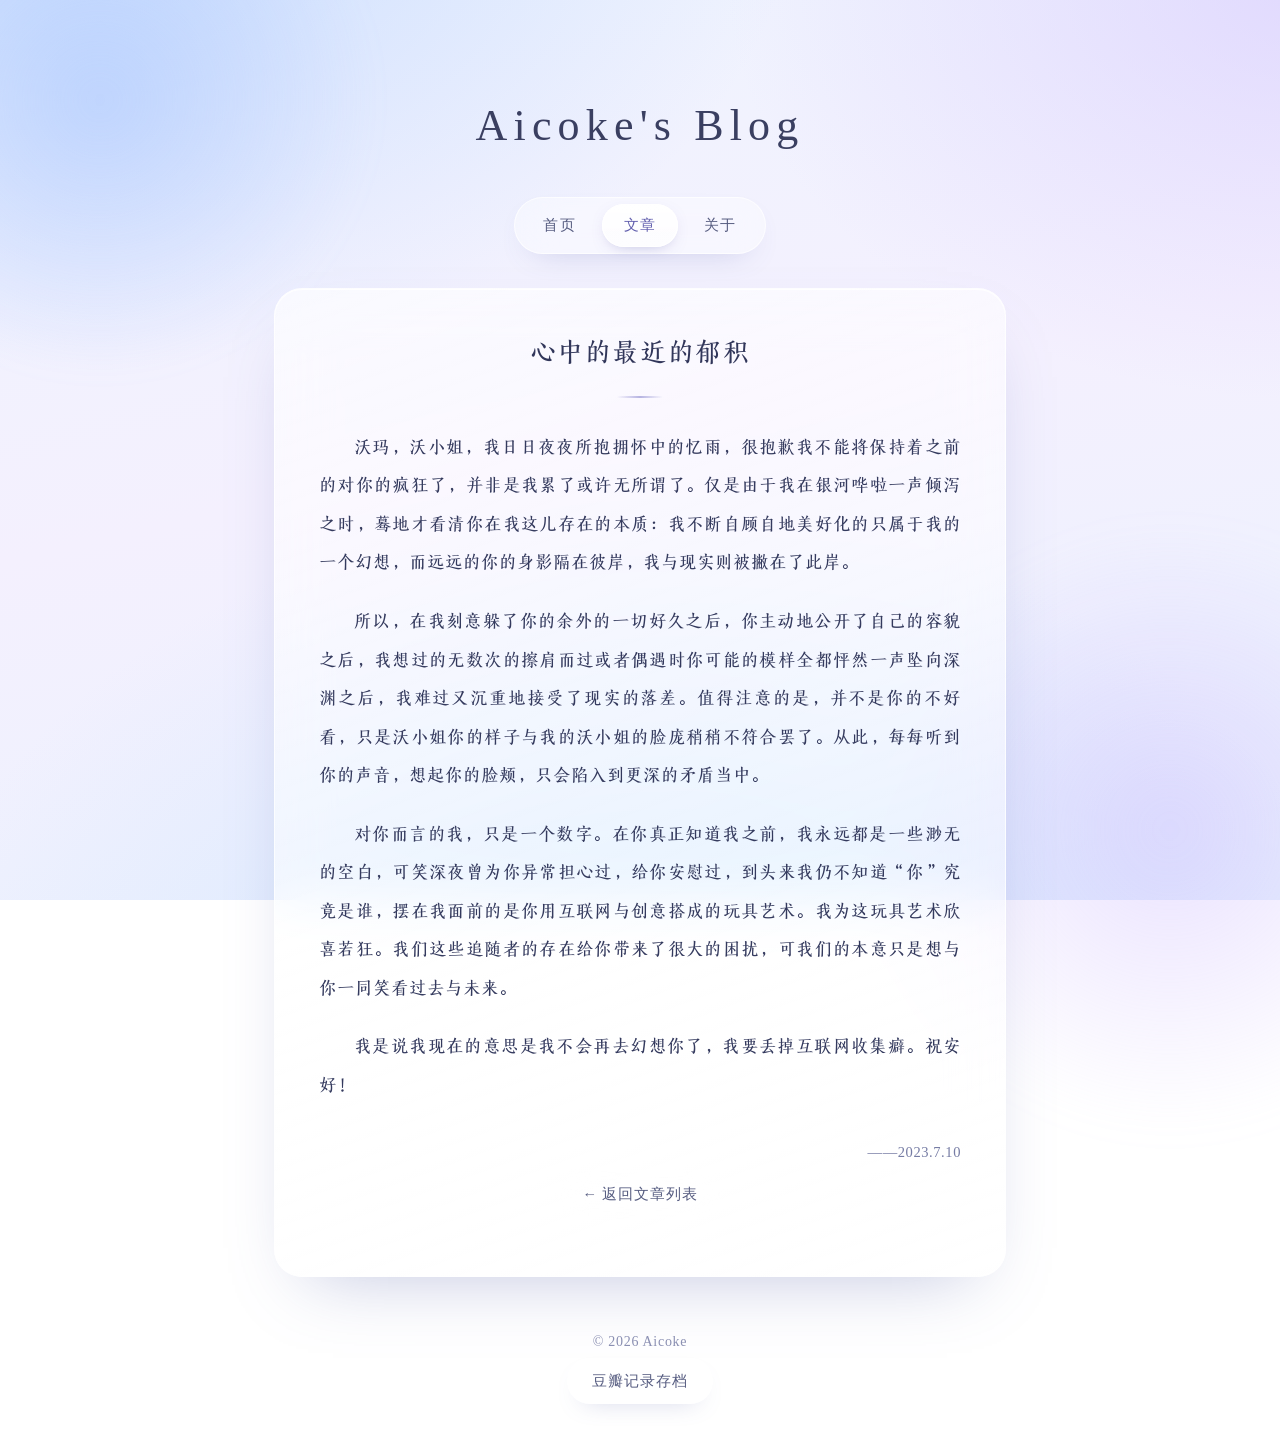
<file: posts/yuji.html>
<!DOCTYPE html>
<html lang="zh-CN">
<head>
    <meta charset="UTF-8">
    <meta name="viewport" content="width=device-width, initial-scale=1.0">
    <title>心中的最近的郁积 · Aicoke 的博客</title>
    <link rel="stylesheet" href="../css/styles.css">
    <link rel="stylesheet" href="../css/responsive.css">
</head>
<body>
    <header class="header">
        <h1 class="title">Aicoke's Blog</h1>
    </header>

    <nav class="navbar">
        <a href="../index.html" class="nav-btn">首页</a>
        <a href="../articles.html" class="nav-btn">文章</a>
        <a href="../about.html" class="nav-btn">关于</a>
    </nav>
    <section class="content">
        <article class="post article">
            <h2 class="article-title">心中的最近的郁积</h2>

            <div class="article-body">
                <p>沃玛，沃小姐，我日日夜夜所抱拥怀中的忆雨，很抱歉我不能将保持着之前的对你的疯狂了，并非是我累了或许无所谓了。仅是由于我在银河哗啦一声倾泻之时，蓦地才看清你在我这儿存在的本质：我不断自顾自地美好化的只属于我的一个幻想，而远远的你的身影隔在彼岸，我与现实则被撇在了此岸。</p>
                <p>所以，在我刻意躲了你的余外的一切好久之后，你主动地公开了自己的容貌之后，我想过的无数次的擦肩而过或者偶遇时你可能的模样全都怦然一声坠向深渊之后，我难过又沉重地接受了现实的落差。值得注意的是，并不是你的不好看，只是沃小姐你的样子与我的沃小姐的脸庞稍稍不符合罢了。从此，每每听到你的声音，想起你的脸颊，只会陷入到更深的矛盾当中。</p>
                <p>对你而言的我，只是一个数字。在你真正知道我之前，我永远都是一些渺无的空白，可笑深夜曾为你异常担心过，给你安慰过，到头来我仍不知道“你”究竟是谁，摆在我面前的是你用互联网与创意搭成的玩具艺术。我为这玩具艺术欣喜若狂。我们这些追随者的存在给你带来了很大的困扰，可我们的本意只是想与你一同笑看过去与未来。</p>
                <p>我是说我现在的意思是我不会再去幻想你了，我要丢掉互联网收集癖。祝安好！</p>
                <div class="article-ends">
                <p>——2023.7.10</p>
                </div>
            </div>

            <p class="article-back"><a href="../articles.html">&larr; 返回文章列表</a></p>
        </article>
    </section>

    <footer class="footer">
        <p>&copy; 2026 Aicoke</p>
        <p class="footer-links">
            <a class="footer-btn" href="https://acck-k.github.io/aicoke_db_backup/" target="_blank" rel="noopener">豆瓣记录存档</a>
        </p>
    </footer>

    <script src="../js/main.js"></script>
</body>
</html>
</file>
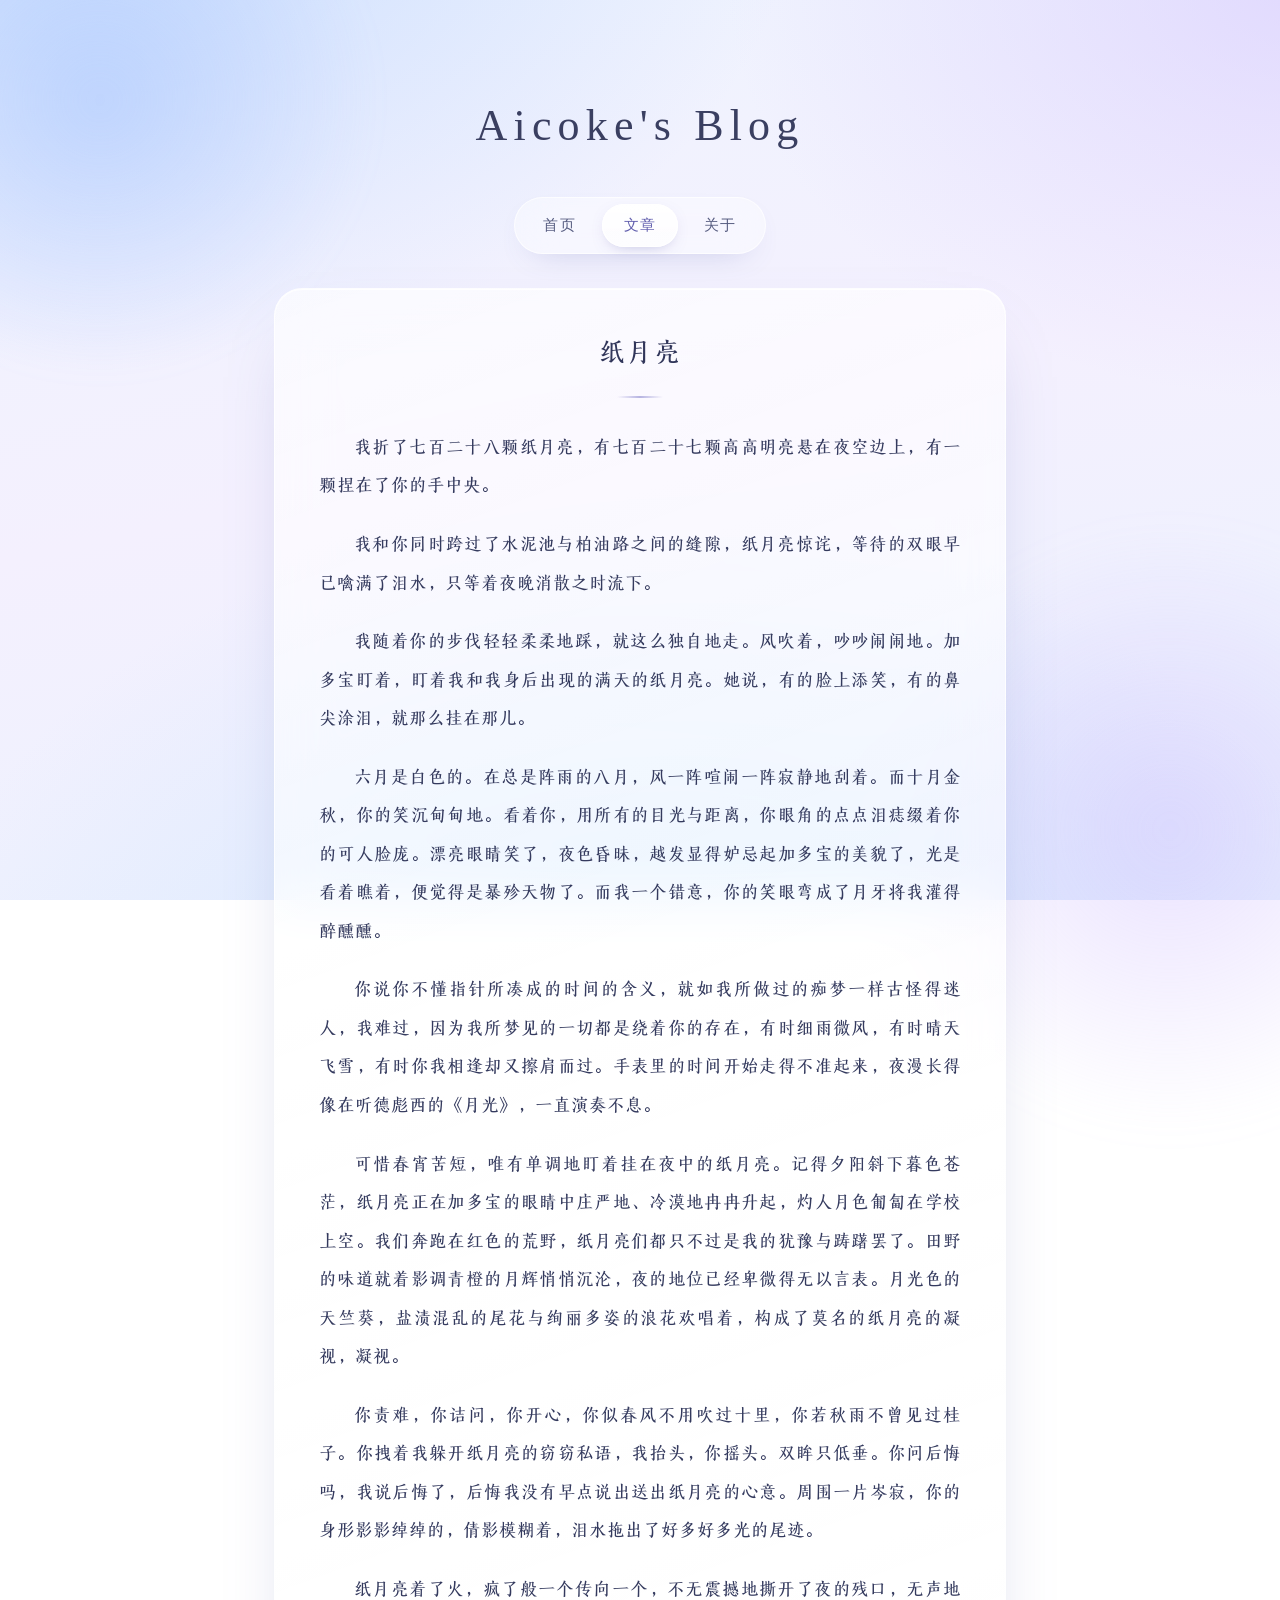
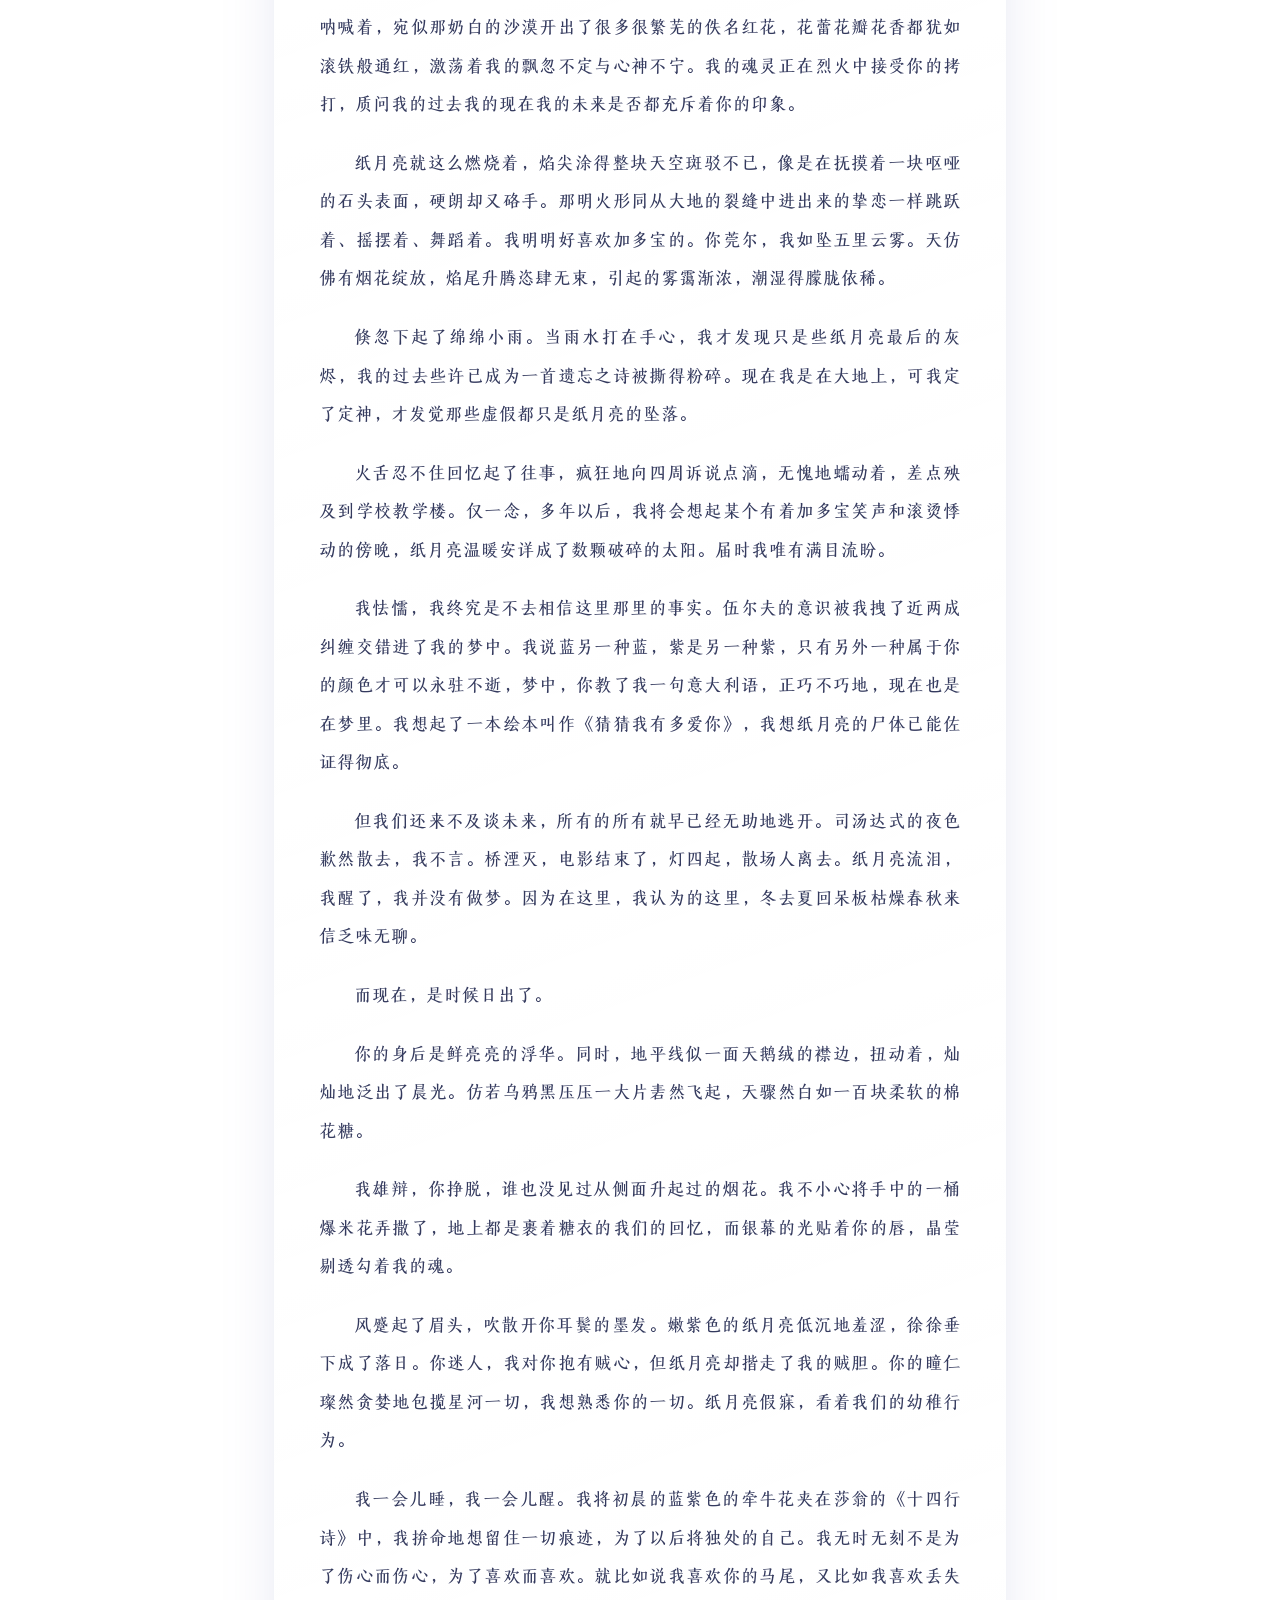
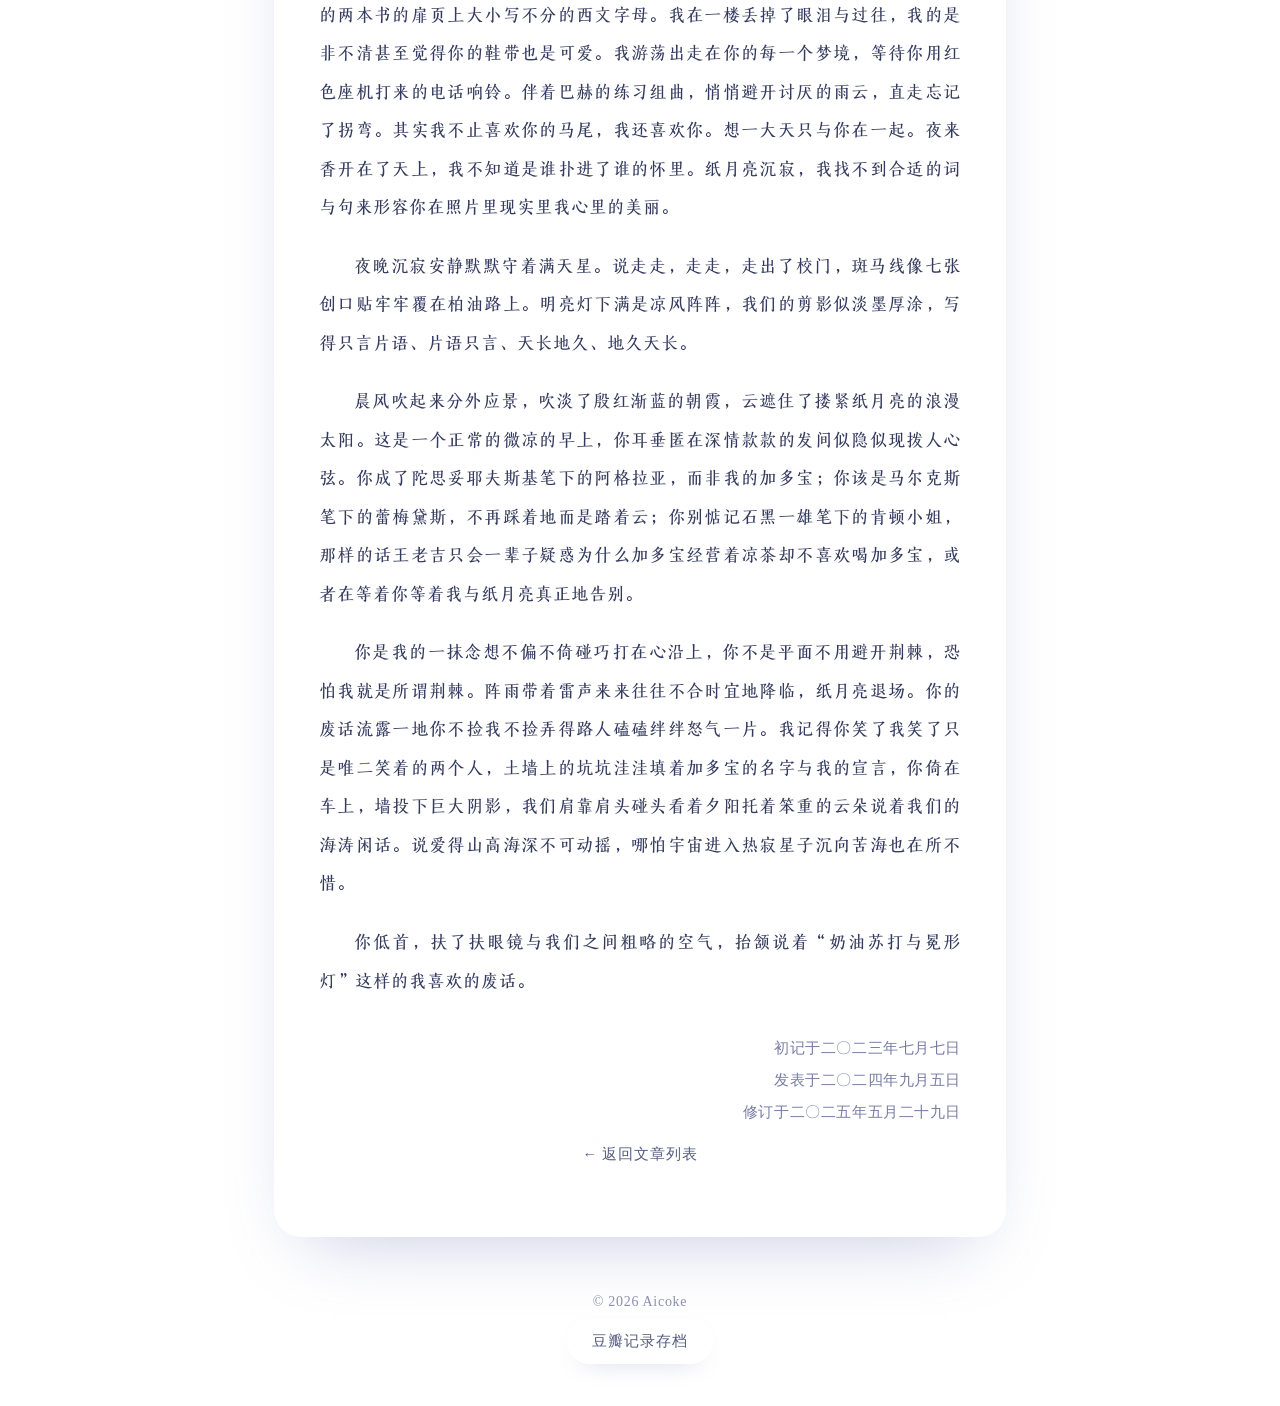
<file: posts/zhiyueliang.html>
<!DOCTYPE html>
<html lang="zh-CN">
<head>
    <meta charset="UTF-8">
    <meta name="viewport" content="width=device-width, initial-scale=1.0">
    <title>纸月亮 · Aicoke 的博客</title>
    <link rel="stylesheet" href="../css/styles.css">
    <link rel="stylesheet" href="../css/responsive.css">
</head>
<body>
    <header class="header">
        <h1 class="title">Aicoke's Blog</h1>
    </header>

    <nav class="navbar">
        <a href="../index.html" class="nav-btn">首页</a>
        <a href="../articles.html" class="nav-btn">文章</a>
        <a href="../about.html" class="nav-btn">关于</a>
    </nav>
    <section class="content">
        <article class="post article">
            <h2 class="article-title">纸月亮</h2>

            <div class="article-body">
                <p>我折了七百二十八颗纸月亮，有七百二十七颗高高明亮悬在夜空边上，有一颗捏在了你的手中央。</p>
                <p>我和你同时跨过了水泥池与柏油路之间的缝隙，纸月亮惊诧，等待的双眼早已噙满了泪水，只等着夜晚消散之时流下。</p>
                <p>我随着你的步伐轻轻柔柔地踩，就这么独自地走。风吹着，吵吵闹闹地。加多宝盯着，盯着我和我身后出现的满天的纸月亮。她说，有的脸上添笑，有的鼻尖涂泪，就那么挂在那儿。</p>
                <p>六月是白色的。在总是阵雨的八月，风一阵喧闹一阵寂静地刮着。而十月金秋，你的笑沉甸甸地。看着你，用所有的目光与距离，你眼角的点点泪痣缀着你的可人脸庞。漂亮眼睛笑了，夜色昏昧，越发显得妒忌起加多宝的美貌了，光是看着瞧着，便觉得是暴殄天物了。而我一个错意，你的笑眼弯成了月牙将我灌得醉醺醺。</p>
                <p>你说你不懂指针所凑成的时间的含义，就如我所做过的痴梦一样古怪得迷人，我难过，因为我所梦见的一切都是绕着你的存在，有时细雨微风，有时晴天飞雪，有时你我相逢却又擦肩而过。手表里的时间开始走得不准起来，夜漫长得像在听德彪西的《月光》，一直演奏不息。</p>
                <p>可惜春宵苦短，唯有单调地盯着挂在夜中的纸月亮。记得夕阳斜下暮色苍茫，纸月亮正在加多宝的眼睛中庄严地、冷漠地冉冉升起，灼人月色匍匐在学校上空。我们奔跑在红色的荒野，纸月亮们都只不过是我的犹豫与踌躇罢了。田野的味道就着影调青橙的月辉悄悄沉沦，夜的地位已经卑微得无以言表。月光色的天竺葵，盐渍混乱的尾花与绚丽多姿的浪花欢唱着，构成了莫名的纸月亮的凝视，凝视。</p>
                <p>你责难，你诘问，你开心，你似春风不用吹过十里，你若秋雨不曾见过桂子。你拽着我躲开纸月亮的窃窃私语，我抬头，你摇头。双眸只低垂。你问后悔吗，我说后悔了，后悔我没有早点说出送出纸月亮的心意。周围一片岑寂，你的身形影影绰绰的，倩影模糊着，泪水拖出了好多好多光的尾迹。</p>
                <p>纸月亮着了火，疯了般一个传向一个，不无震撼地撕开了夜的残口，无声地呐喊着，宛似那奶白的沙漠开出了很多很繁芜的佚名红花，花蕾花瓣花香都犹如滚铁般通红，激荡着我的飘忽不定与心神不宁。我的魂灵正在烈火中接受你的拷打，质问我的过去我的现在我的未来是否都充斥着你的印象。</p>
                <p>纸月亮就这么燃烧着，焰尖涂得整块天空斑驳不已，像是在抚摸着一块呕哑的石头表面，硬朗却又硌手。那明火形同从大地的裂缝中进出来的挚恋一样跳跃着、摇摆着、舞蹈着。我明明好喜欢加多宝的。你莞尔，我如坠五里云雾。天仿佛有烟花绽放，焰尾升腾恣肆无束，引起的雾霭渐浓，潮湿得朦胧依稀。</p>
                <p>倏忽下起了绵绵小雨。当雨水打在手心，我才发现只是些纸月亮最后的灰烬，我的过去些许已成为一首遗忘之诗被撕得粉碎。现在我是在大地上，可我定了定神，才发觉那些虚假都只是纸月亮的坠落。</p>
                <p>火舌忍不住回忆起了往事，疯狂地向四周诉说点滴，无愧地蠕动着，差点殃及到学校教学楼。仅一念，多年以后，我将会想起某个有着加多宝笑声和滚烫悸动的傍晚，纸月亮温暖安详成了数颗破碎的太阳。届时我唯有满目流盼。</p>
                <p>我怯懦，我终究是不去相信这里那里的事实。伍尔夫的意识被我拽了近两成纠缠交错进了我的梦中。我说蓝另一种蓝，紫是另一种紫，只有另外一种属于你的颜色才可以永驻不逝，梦中，你教了我一句意大利语，正巧不巧地，现在也是在梦里。我想起了一本绘本叫作《猜猜我有多爱你》，我想纸月亮的尸体已能佐证得彻底。</p>
                <p>但我们还来不及谈未来，所有的所有就早已经无助地逃开。司汤达式的夜色歉然散去，我不言。桥湮灭，电影结束了，灯四起，散场人离去。纸月亮流泪，我醒了，我并没有做梦。因为在这里，我认为的这里，冬去夏回呆板枯燥春秋来信乏味无聊。</p>
                <p>而现在，是时候日出了。</p>
                <p>你的身后是鲜亮亮的浮华。同时，地平线似一面天鹅绒的襟边，扭动着，灿灿地泛出了晨光。仿若乌鸦黑压压一大片砉然飞起，天骤然白如一百块柔软的棉花糖。</p>
                <p>我雄辩，你挣脱，谁也没见过从侧面升起过的烟花。我不小心将手中的一桶爆米花弄撒了，地上都是裹着糖衣的我们的回忆，而银幕的光贴着你的唇，晶莹剔透勾着我的魂。</p>
                <p>风蹙起了眉头，吹散开你耳鬓的墨发。嫩紫色的纸月亮低沉地羞涩，徐徐垂下成了落日。你迷人，我对你抱有贼心，但纸月亮却揩走了我的贼胆。你的瞳仁璨然贪婪地包揽星河一切，我想熟悉你的一切。纸月亮假寐，看着我们的幼稚行为。</p>
                <p>我一会儿睡，我一会儿醒。我将初晨的蓝紫色的牵牛花夹在莎翁的《十四行诗》中，我拚命地想留住一切痕迹，为了以后将独处的自己。我无时无刻不是为了伤心而伤心，为了喜欢而喜欢。就比如说我喜欢你的马尾，又比如我喜欢丢失的两本书的扉页上大小写不分的西文字母。我在一楼丢掉了眼泪与过往，我的是非不清甚至觉得你的鞋带也是可爱。我游荡出走在你的每一个梦境，等待你用红色座机打来的电话响铃。伴着巴赫的练习组曲，悄悄避开讨厌的雨云，直走忘记了拐弯。其实我不止喜欢你的马尾，我还喜欢你。想一大天只与你在一起。夜来香开在了天上，我不知道是谁扑进了谁的怀里。纸月亮沉寂，我找不到合适的词与句来形容你在照片里现实里我心里的美丽。</p>
                <p>夜晚沉寂安静默默守着满天星。说走走，走走，走出了校门，斑马线像七张创口贴牢牢覆在柏油路上。明亮灯下满是凉风阵阵，我们的剪影似淡墨厚涂，写得只言片语、片语只言、天长地久、地久天长。</p>
                <p>晨风吹起来分外应景，吹淡了殷红渐蓝的朝霞，云遮住了搂紧纸月亮的浪漫太阳。这是一个正常的微凉的早上，你耳垂匿在深情款款的发间似隐似现拨人心弦。你成了陀思妥耶夫斯基笔下的阿格拉亚，而非我的加多宝；你该是马尔克斯笔下的蕾梅黛斯，不再踩着地而是踏着云；你别惦记石黑一雄笔下的肯顿小姐，那样的话王老吉只会一辈子疑惑为什么加多宝经营着凉茶却不喜欢喝加多宝，或者在等着你等着我与纸月亮真正地告别。</p>
                <p>你是我的一抹念想不偏不倚碰巧打在心沿上，你不是平面不用避开荆棘，恐怕我就是所谓荆棘。阵雨带着雷声来来往往不合时宜地降临，纸月亮退场。你的废话流露一地你不捡我不捡弄得路人磕磕绊绊怒气一片。我记得你笑了我笑了只是唯二笑着的两个人，土墙上的坑坑洼洼填着加多宝的名字与我的宣言，你倚在车上，墙投下巨大阴影，我们肩靠肩头碰头看着夕阳托着笨重的云朵说着我们的海涛闲话。说爱得山高海深不可动摇，哪怕宇宙进入热寂星子沉向苦海也在所不惜。</p>
                <p>你低首，扶了扶眼镜与我们之间粗略的空气，抬颔说着“奶油苏打与冕形灯”这样的我喜欢的废话。</p>
                <div class="article-ends">
                <p>初记于二〇二三年七月七日</p>
                <p>发表于二〇二四年九月五日</p>
                <p>修订于二〇二五年五月二十九日</p>
                </div>
            </div>

            <p class="article-back"><a href="../articles.html">&larr; 返回文章列表</a></p>
        </article>
    </section>

    <footer class="footer">
        <p>&copy; 2026 Aicoke</p>
        <p class="footer-links">
            <a class="footer-btn" href="https://acck-k.github.io/aicoke_db_backup/" target="_blank" rel="noopener">豆瓣记录存档</a>
        </p>
    </footer>

    <script src="../js/main.js"></script>
</body>
</html>
</file>
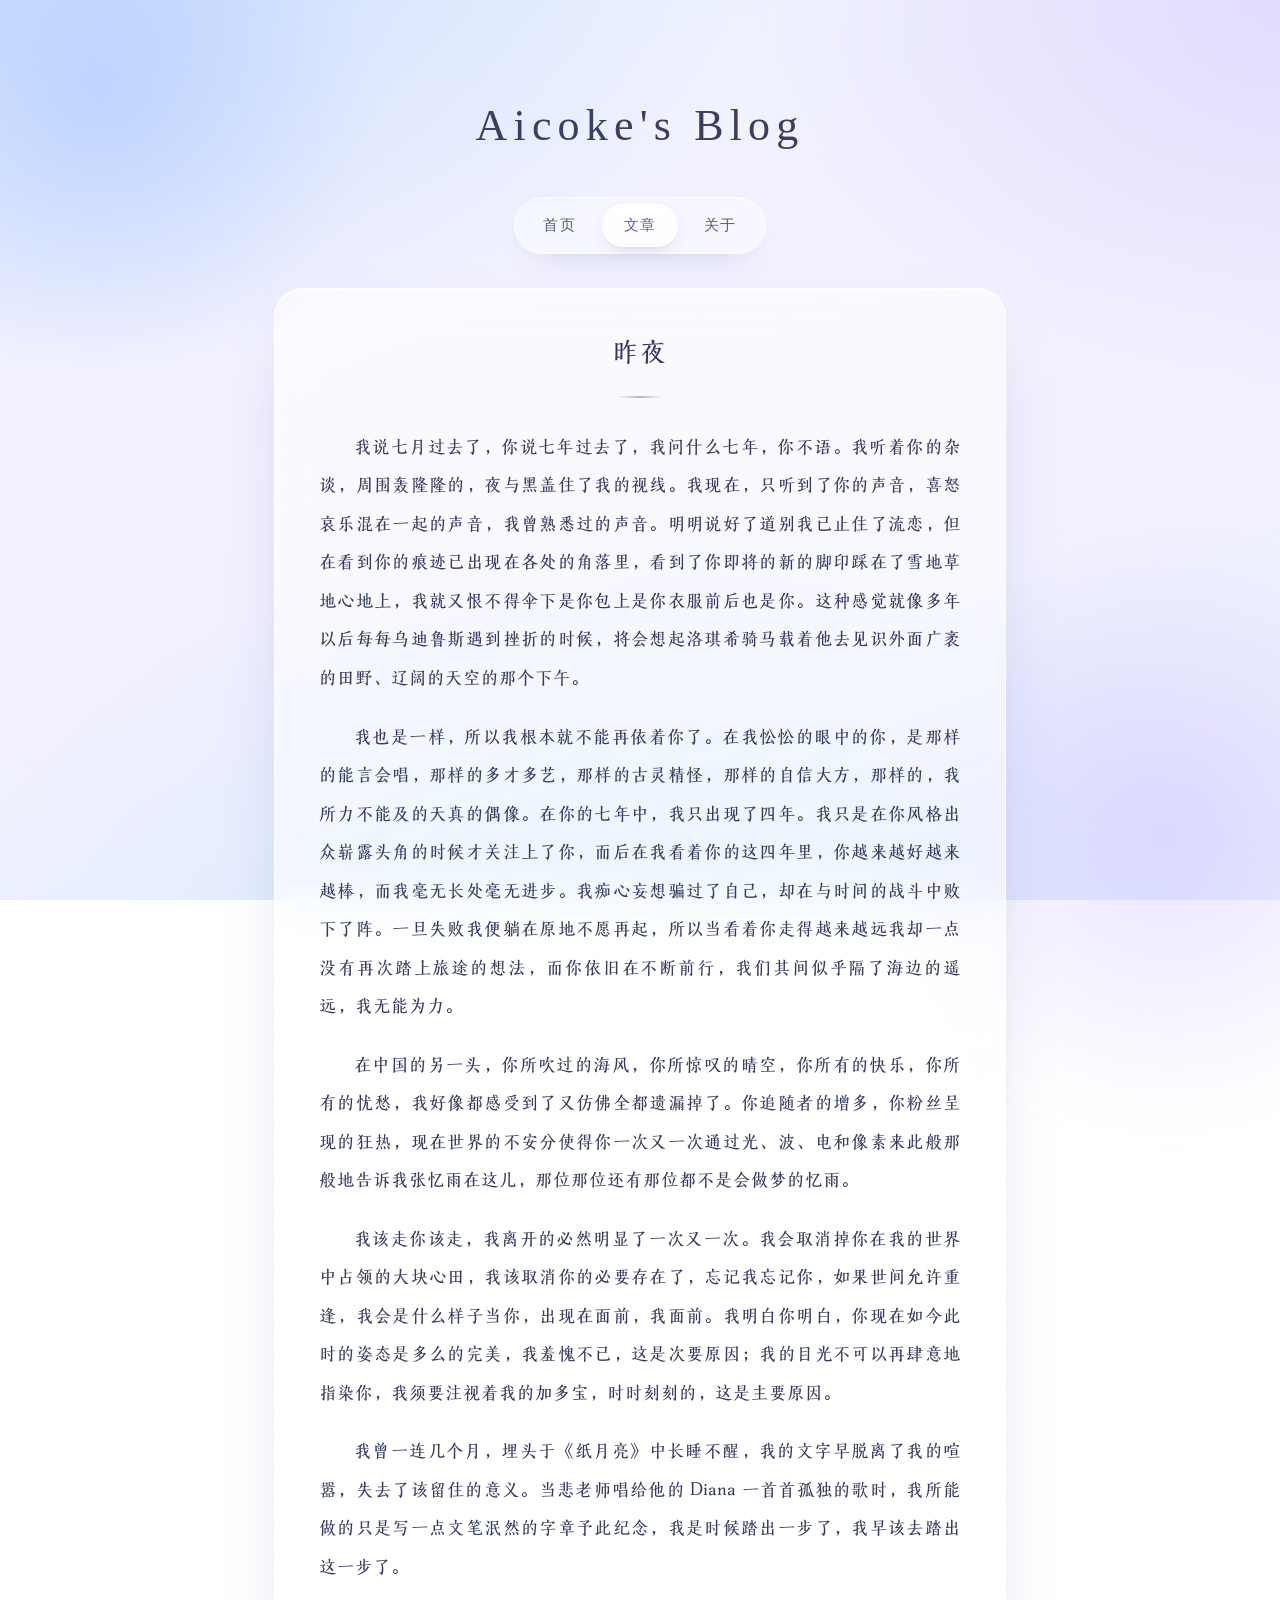
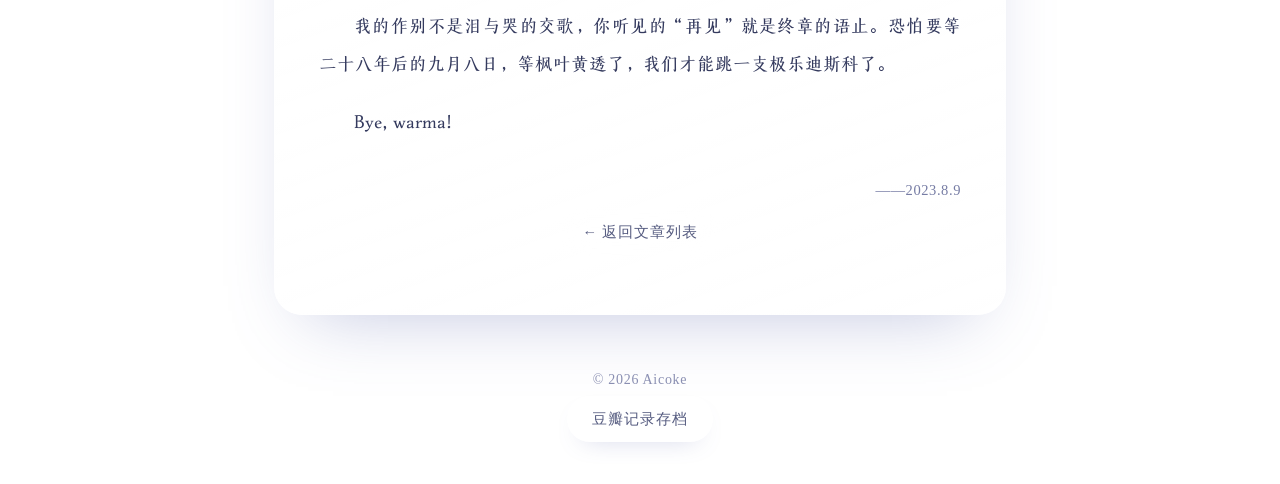
<file: posts/zuoye.html>
<!DOCTYPE html>
<html lang="zh-CN">
<head>
    <meta charset="UTF-8">
    <meta name="viewport" content="width=device-width, initial-scale=1.0">
    <title>昨夜 · Aicoke 的博客</title>
    <link rel="stylesheet" href="../css/styles.css">
    <link rel="stylesheet" href="../css/responsive.css">
</head>
<body>
    <header class="header">
        <h1 class="title">Aicoke's Blog</h1>
    </header>

    <nav class="navbar">
        <a href="../index.html" class="nav-btn">首页</a>
        <a href="../articles.html" class="nav-btn">文章</a>
        <a href="../about.html" class="nav-btn">关于</a>
    </nav>
    <section class="content">
        <article class="post article">
            <h2 class="article-title">昨夜</h2>

            <div class="article-body">
                <p>我说七月过去了，你说七年过去了，我问什么七年，你不语。我听着你的杂谈，周围轰隆隆的，夜与黑盖住了我的视线。我现在，只听到了你的声音，喜怒哀乐混在一起的声音，我曾熟悉过的声音。明明说好了道别我已止住了流恋，但在看到你的痕迹已出现在各处的角落里，看到了你即将的新的脚印踩在了雪地草地心地上，我就又恨不得伞下是你包上是你衣服前后也是你。这种感觉就像多年以后每每乌迪鲁斯遇到挫折的时候，将会想起洛琪希骑马载着他去见识外面广袤的田野、辽阔的天空的那个下午。</p>
                <p>我也是一样，所以我根本就不能再依着你了。在我忪忪的眼中的你，是那样的能言会唱，那样的多才多艺，那样的古灵精怪，那样的自信大方，那样的，我所力不能及的天真的偶像。在你的七年中，我只出现了四年。我只是在你风格出众崭露头角的时候才关注上了你，而后在我看着你的这四年里，你越来越好越来越棒，而我毫无长处毫无进步。我痴心妄想骗过了自己，却在与时间的战斗中败下了阵。一旦失败我便躺在原地不愿再起，所以当看着你走得越来越远我却一点没有再次踏上旅途的想法，而你依旧在不断前行，我们其间似乎隔了海边的遥远，我无能为力。</p>
                <p>在中国的另一头，你所吹过的海风，你所惊叹的晴空，你所有的快乐，你所有的忧愁，我好像都感受到了又仿佛全都遗漏掉了。你追随者的增多，你粉丝呈现的狂热，现在世界的不安分使得你一次又一次通过光、波、电和像素来此般那般地告诉我张忆雨在这儿，那位那位还有那位都不是会做梦的忆雨。</p>
                <p>我该走你该走，我离开的必然明显了一次又一次。我会取消掉你在我的世界中占领的大块心田，我该取消你的必要存在了，忘记我忘记你，如果世间允许重逢，我会是什么样子当你，出现在面前，我面前。我明白你明白，你现在如今此时的姿态是多么的完美，我羞愧不已，这是次要原因；我的目光不可以再肆意地指染你，我须要注视着我的加多宝，时时刻刻的，这是主要原因。</p>
                <p>我曾一连几个月，埋头于《纸月亮》中长睡不醒，我的文字早脱离了我的喧嚣，失去了该留住的意义。当悲老师唱给他的 Diana 一首首孤独的歌时，我所能做的只是写一点文笔泯然的字章予此纪念，我是时候踏出一步了，我早该去踏出这一步了。</p>
                <p>我的作别不是泪与哭的交歌，你听见的“再见”就是终章的语止。恐怕要等二十八年后的九月八日，等枫叶黄透了，我们才能跳一支极乐迪斯科了。</p>
                <p>Bye, warma!</p>
                <div class="article-ends">
                <p>——2023.8.9</p>
                </div>
            </div>

            <p class="article-back"><a href="../articles.html">&larr; 返回文章列表</a></p>
        </article>
    </section>

    <footer class="footer">
        <p>&copy; 2026 Aicoke</p>
        <p class="footer-links">
            <a class="footer-btn" href="https://acck-k.github.io/aicoke_db_backup/" target="_blank" rel="noopener">豆瓣记录存档</a>
        </p>
    </footer>

    <script src="../js/main.js"></script>
</body>
</html>
</file>
<file: css/styles.css>
/* ==========================================================
   Aicoke's Blog · 雾蓝毛玻璃主题
   ========================================================== */

@font-face {
    font-family: 'DongGuan';
    src: local('上图东观体 常规'),
         local('上图东观体'),
         url('../fonts/dongguan-subset.ttf') format('truetype');
    font-weight: normal;
    font-style: normal;
    font-display: swap;
}

:root {
    --ink: #3b4063;
    --ink-soft: #565c80;
    --ink-mute: #8a8fb2;
    --accent: #7c79c8;
    --accent-deep: #625fae;
    --line: rgba(120, 128, 188, 0.16);
    --shadow: 0 30px 70px -34px rgba(84, 96, 168, 0.38);
    --ui-font: 'FangSong', '仿宋', 'FangSong_GB2312', 'STFangsong', 'FangSong SC', 'Songti SC', serif;
    --article-font: 'DongGuan', 'FangSong', '仿宋', 'STFangsong', serif;
}

* {
    box-sizing: border-box;
}

html {
    -webkit-text-size-adjust: 100%;
}

body {
    margin: 0;
    min-height: 100vh;
    color: var(--ink);
    font-family: var(--ui-font);
    font-size: 16px;
    line-height: 1.8;
    background:
        radial-gradient(1200px 800px at 6% -12%, rgba(164, 196, 255, 0.50), transparent 60%),
        radial-gradient(1000px 720px at 102% -2%, rgba(203, 184, 255, 0.42), transparent 58%),
        radial-gradient(1200px 900px at 50% 118%, rgba(180, 214, 255, 0.42), transparent 62%),
        linear-gradient(168deg, #eef4fe 0%, #f4f0fe 48%, #eaf2fe 100%);
    background-attachment: fixed;
    position: relative;
    overflow-x: hidden;
}

/* 背景柔光 */
body::before,
body::after {
    content: '';
    position: fixed;
    border-radius: 50%;
    z-index: 0;
    pointer-events: none;
}

body::before {
    width: 560px;
    height: 560px;
    top: -180px;
    left: -180px;
    background: radial-gradient(circle, rgba(150, 186, 255, 0.40), rgba(150, 186, 255, 0) 68%);
    filter: blur(18px);
}

body::after {
    width: 620px;
    height: 620px;
    bottom: -240px;
    right: -200px;
    background: radial-gradient(circle, rgba(196, 174, 255, 0.36), rgba(196, 174, 255, 0) 68%);
    filter: blur(22px);
}

::selection {
    background: rgba(150, 160, 230, 0.26);
}

/* ---------- 头部 ---------- */
.header {
    text-align: center;
    padding: 86px 24px 32px;
    position: relative;
    z-index: 1;
}

.title {
    margin: 0;
    font-size: clamp(30px, 5vw, 44px);
    font-weight: normal;
    letter-spacing: 0.14em;
    color: #3a3f61;
}

/* ---------- 导航 ---------- */
.navbar {
    display: flex;
    justify-content: center;
    gap: 4px;
    width: fit-content;
    margin: 0 auto;
    padding: 6px;
    position: relative;
    z-index: 5;
    border-radius: 999px;
    background: rgba(255, 255, 255, 0.42);
    -webkit-backdrop-filter: blur(20px) saturate(150%);
    backdrop-filter: blur(20px) saturate(150%);
    border: 1px solid rgba(255, 255, 255, 0.68);
    box-shadow: 0 12px 32px -20px rgba(84, 96, 168, 0.45);
}

.nav-btn {
    text-decoration: none;
    padding: 8px 22px;
    border-radius: 999px;
    color: var(--ink-soft);
    font-size: 15px;
    letter-spacing: 0.08em;
    transition: color 0.25s ease, background 0.25s ease, box-shadow 0.25s ease;
}

.nav-btn:hover {
    color: var(--accent-deep);
    background: rgba(255, 255, 255, 0.42);
}

.nav-btn.active {
    color: var(--accent-deep);
    background: linear-gradient(180deg, rgba(255, 255, 255, 0.94), rgba(255, 255, 255, 0.66));
    box-shadow: 0 5px 16px -8px rgba(98, 95, 174, 0.5),
                inset 0 0 0 1px rgba(255, 255, 255, 0.9);
}

/* ---------- 内容 ---------- */
.content {
    max-width: 780px;
    margin: 34px auto 0;
    padding: 0 24px;
    position: relative;
    z-index: 1;
}

/* ---------- 毛玻璃卡片 ---------- */
.post {
    position: relative;
    padding: 40px 44px;
    border-radius: 28px;
    background: linear-gradient(160deg, rgba(255, 255, 255, 0.64), rgba(255, 255, 255, 0.38));
    -webkit-backdrop-filter: blur(26px) saturate(150%);
    backdrop-filter: blur(26px) saturate(150%);
    border: 1px solid rgba(255, 255, 255, 0.72);
    box-shadow: var(--shadow), inset 0 1px 0 rgba(255, 255, 255, 0.85);
    animation: rise 0.6s cubic-bezier(0.22, 0.61, 0.36, 1) both;
}

.post + .post {
    margin-top: 26px;
}

.post h2 {
    margin: 0 0 16px;
    font-size: 26px;
    font-weight: normal;
    letter-spacing: 0.06em;
    color: #31365a;
}

.post p {
    margin: 0 0 1em;
    font-size: 16.5px;
    line-height: 2;
    color: #3d4366;
}

.post-image {
    display: block;
    width: 100%;
    height: auto;
    margin-top: 22px;
    border-radius: 18px;
    border: 1px solid rgba(255, 255, 255, 0.7);
    box-shadow: 0 22px 54px -30px rgba(84, 96, 168, 0.55);
}

/* ---------- 文章列表 ---------- */
.section-title {
    margin: 0 0 6px;
    font-size: 24px;
    font-weight: normal;
    letter-spacing: 0.1em;
    color: #31365a;
}

.post-list {
    list-style: none;
    margin: 4px 0 0;
    padding: 0;
}

.post-item + .post-item {
    border-top: 1px solid var(--line);
}

.post-link {
    display: block;
    padding: 22px 10px;
    text-decoration: none;
    color: inherit;
    border-radius: 14px;
    transition: background 0.25s ease;
}

.post-link:hover {
    background: rgba(255, 255, 255, 0.36);
}

.post-item-head {
    display: flex;
    align-items: baseline;
    justify-content: space-between;
    gap: 16px;
    margin-bottom: 8px;
}

.post-item-title {
    font-size: 21px;
    letter-spacing: 0.06em;
    color: #31365a;
    transition: color 0.25s ease;
}

.post-link:hover .post-item-title {
    color: var(--accent-deep);
}

.post-item-date {
    flex-shrink: 0;
    font-size: 13.5px;
    letter-spacing: 0.05em;
    color: #8a90b4;
    white-space: nowrap;
}

.post-item-desc {
    display: block;
    font-size: 15.5px;
    line-height: 1.95;
    color: #5f658c;
}

/* ---------- 文章页 ---------- */
.article-title {
    margin: 0;
    font-family: var(--article-font);
    font-size: clamp(28px, 4.6vw, 36px);
    font-weight: normal;
    text-align: center;
    letter-spacing: 0.12em;
    color: #343a5f;
}

.article-title::after {
    content: '';
    display: block;
    width: 46px;
    height: 2px;
    margin: 20px auto 0;
    border-radius: 2px;
    background: linear-gradient(90deg, rgba(124, 121, 200, 0), rgba(124, 121, 200, 0.55), rgba(124, 121, 200, 0));
}

.article-body {
    margin-top: 30px;
}

.article-body p {
    margin: 0 0 1.15em;
    font-family: var(--article-font);
    font-size: 17.5px;
    line-height: 2.2;
    text-align: justify;
    text-indent: 2em;
    color: #343a5e;
}

.article-ends {
    margin-top: 34px;
    text-align: right;
}

.article-ends p {
    margin: 3px 0;
    text-indent: 0;
    text-align: right;
    font-family: var(--ui-font);
    font-size: 14.5px;
    letter-spacing: 0.04em;
    line-height: 2;
    color: #767ca4;
}

.article-back {
    margin: 38px 0 0;
    text-align: center;
}

.article-back a {
    display: inline-block;
    text-decoration: none;
    padding: 9px 22px;
    border-radius: 999px;
    color: var(--ink-soft);
    font-size: 14.5px;
    letter-spacing: 0.06em;
    background: rgba(255, 255, 255, 0.38);
    border: 1px solid rgba(255, 255, 255, 0.62);
    -webkit-backdrop-filter: blur(14px);
    backdrop-filter: blur(14px);
    transition: color 0.25s ease, background 0.25s ease, transform 0.25s ease;
}

.article-back a:hover {
    color: var(--accent-deep);
    background: rgba(255, 255, 255, 0.62);
    transform: translateY(-1px);
}

/* ---------- 页脚 ---------- */
.footer {
    position: relative;
    z-index: 1;
    padding: 48px 24px 38px;
    text-align: center;
    font-size: 14px;
    letter-spacing: 0.05em;
    color: var(--ink-mute);
}

.footer p {
    margin: 4px 0;
}

.footer-links {
    margin-top: 12px;
}

.footer-btn {
    display: inline-block;
    text-decoration: none;
    padding: 9px 24px;
    border-radius: 999px;
    color: var(--ink-soft);
    font-size: 14.5px;
    letter-spacing: 0.06em;
    background: rgba(255, 255, 255, 0.4);
    border: 1px solid rgba(255, 255, 255, 0.66);
    -webkit-backdrop-filter: blur(14px);
    backdrop-filter: blur(14px);
    box-shadow: 0 10px 26px -16px rgba(84, 96, 168, 0.4),
                inset 0 1px 0 rgba(255, 255, 255, 0.8);
    transition: color 0.25s ease, background 0.25s ease, transform 0.25s ease, box-shadow 0.25s ease;
}

.footer-btn:hover {
    color: var(--accent-deep);
    background: rgba(255, 255, 255, 0.68);
    transform: translateY(-1px);
    box-shadow: 0 14px 30px -16px rgba(84, 96, 168, 0.5),
                inset 0 1px 0 rgba(255, 255, 255, 0.9);
}

/* ---------- 动效 ---------- */
@keyframes rise {
    from {
        opacity: 0;
        transform: translateY(16px);
    }
    to {
        opacity: 1;
        transform: translateY(0);
    }
}

.post + .post {
    animation-delay: 0.08s;
}

@media (prefers-reduced-motion: reduce) {
    .post {
        animation: none;
    }
}
</file>
<file: css/responsive.css>
@media (max-width: 768px) {
    .header {
        padding: 60px 18px 26px;
    }

    .navbar {
        padding: 5px;
    }

    .nav-btn {
        padding: 8px 17px;
        font-size: 14px;
    }

    .content {
        margin-top: 26px;
        padding: 0 16px;
    }

    .post {
        padding: 28px 24px;
        border-radius: 24px;
    }

    .post h2 {
        font-size: 23px;
    }

    .post p {
        font-size: 16px;
    }

    .section-title {
        font-size: 21px;
    }

    .post-link {
        padding: 19px 6px;
    }

    .post-item-title {
        font-size: 19px;
    }

    .article-body p {
        font-size: 16.5px;
        line-height: 2.1;
    }

    body::before,
    body::after {
        width: 340px;
        height: 340px;
    }
}

@media (max-width: 480px) {
    .title {
        font-size: 28px;
    }

    .post {
        padding: 24px 20px;
    }

    .article-body p {
        font-size: 16px;
    }
}
</file>
